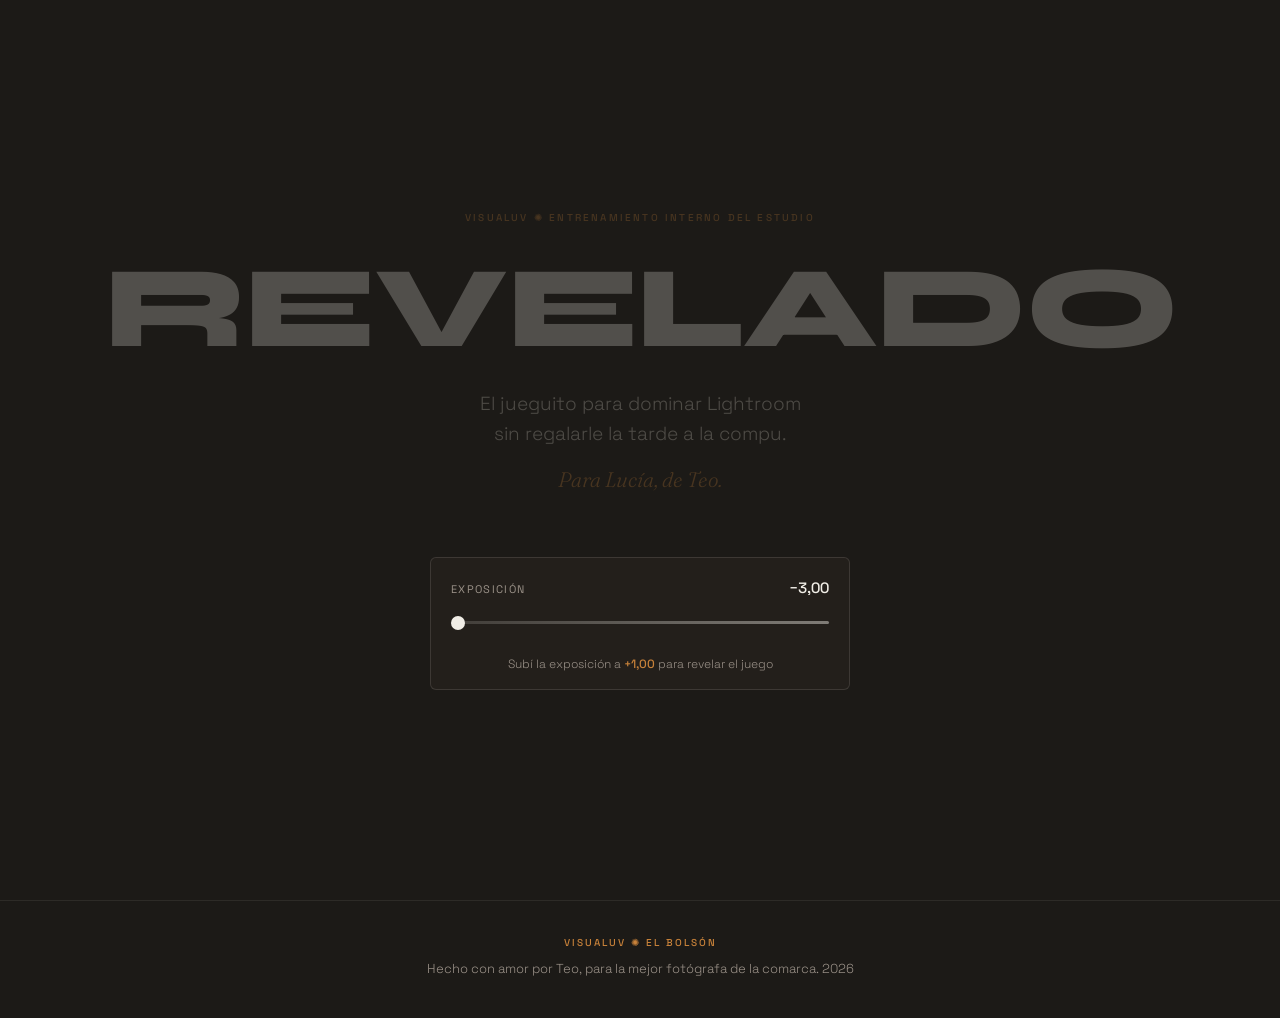
<file: jueguito/index.html>
<!DOCTYPE html>
<html lang="es">
<head>
<meta charset="UTF-8">
<meta name="viewport" content="width=device-width, initial-scale=1.0">
<meta name="robots" content="noindex, nofollow">
<meta name="description" content="REVELADO — el jueguito para dominar Lightroom. Entrenamiento interno VISUALUV.">
<title>REVELADO ✺ VISUALUV</title>
<link rel="icon" href="../favicon.ico" sizes="32x32">
<link rel="icon" href="../favicon.svg" type="image/svg+xml">
<link rel="apple-touch-icon" href="../apple-touch-icon.png">
<link rel="preconnect" href="https://fonts.googleapis.com">
<link rel="preconnect" href="https://fonts.gstatic.com" crossorigin>
<link href="https://fonts.googleapis.com/css2?family=Syne:wght@400;500;600;700;800&family=Space+Grotesk:wght@300;400;500&family=Fraunces:ital,opsz,wght@1,9..144,300;1,9..144,400&display=swap" rel="stylesheet">
<link rel="stylesheet" href="juego.css">
</head>
<body>

<!-- ─── HERO / CUARTO OSCURO ─── -->
<header class="hero" id="hero">
  <p class="hero-eyebrow">VISUALUV ✺ Entrenamiento interno del estudio</p>
  <h1 class="hero-title">Revelado</h1>
  <p class="hero-sub">El jueguito para dominar Lightroom<br>sin regalarle la tarde a la compu.</p>
  <p class="hero-para"><em>Para Lucía, de Teo.</em></p>

  <div class="expo" id="expo">
    <div class="expo-head">
      <span class="expo-label">Exposición</span>
      <span class="expo-value" id="expoValue">−3,00</span>
    </div>
    <input type="range" id="expoSlider" min="-300" max="100" value="-300" step="5"
           aria-label="Exposición — subila a más uno para empezar">
    <p class="expo-hint" id="expoHint">Subí la exposición a <strong>+1,00</strong> para revelar el juego</p>
  </div>

  <button class="hero-continue" id="heroContinue" hidden>Seguir donde estabas ↓</button>
</header>

<!-- ─── TIRA DE CONTACTOS (progreso) ─── -->
<nav class="tira" id="tira" aria-label="Progreso por niveles" hidden>
  <div class="tira-inner" id="tiraInner"><!-- frames por JS --></div>
</nav>

<!-- ─── CUERPO DEL JUEGO ─── -->
<main class="juego" id="juego" hidden>

  <section class="reglas">
    <h2 class="reglas-title">Cómo se juega</h2>
    <ol class="reglas-list">
      <li>Las misiones se hacen <strong>en Lightroom</strong>, con tus fotos reales. Acá solo las marcás cuando las terminaste.</li>
      <li>Cada misión hecha se marca con la bandera <span class="flag-demo">⚑</span> — como una foto elegida.</li>
      <li>Los niveles se desbloquean en orden. Sin apuro: un nivel por día ya es un montón.</li>
    </ol>
  </section>

  <div id="niveles"><!-- niveles por JS --></div>

  <!-- ─── JEFE FINAL ─── -->
  <section class="jefe" id="jefe">
    <div class="jefe-inner">
      <p class="jefe-eyebrow">✺ Jefe final ✺</p>
      <h2 class="jefe-title" id="jefeTitulo"></h2>
      <p class="jefe-intro" id="jefeIntro"></p>

      <div class="jefe-locked" id="jefeLocked">
        <p>Se desbloquea al completar los 7 niveles.</p>
      </div>

      <div class="jefe-open" id="jefeOpen" hidden>
        <div class="crono">
          <span class="crono-display" id="cronoDisplay">00:00</span>
          <div class="crono-btns">
            <button id="cronoStart">Arrancar</button>
            <button id="cronoPause" hidden>Pausar</button>
            <button id="cronoReset" hidden>Reiniciar</button>
          </div>
          <p class="crono-best" id="cronoBest" hidden></p>
        </div>
        <ol class="jefe-pasos" id="jefePasos"><!-- pasos por JS --></ol>
        <button class="jefe-win" id="jefeWin">Terminé la sesión ⚑</button>
      </div>

      <div class="victoria" id="victoria" hidden>
        <p class="victoria-badge">✺</p>
        <h3 class="victoria-title">Jefa del flujo</h3>
        <p class="victoria-text" id="victoriaText"></p>
        <p class="victoria-note"><em>Ahora el desafío es sostenerlo: cada sesión nueva, mismo flujo. Y cuando quieras, la revancha contra tu mejor tiempo.</em></p>
        <button class="victoria-again" id="victoriaAgain">Jugar la revancha</button>
      </div>
    </div>
  </section>

</main>

<!-- ─── FOOTER ─── -->
<footer class="pie">
  <p class="pie-brand">VISUALUV ✺ El Bolsón</p>
  <p class="pie-credit">Hecho con amor por Teo, para la mejor fotógrafa de la comarca. <span id="anio"></span></p>
</footer>

<script src="misiones.js"></script>
<script src="juego.js"></script>
</body>
</html>
</file>
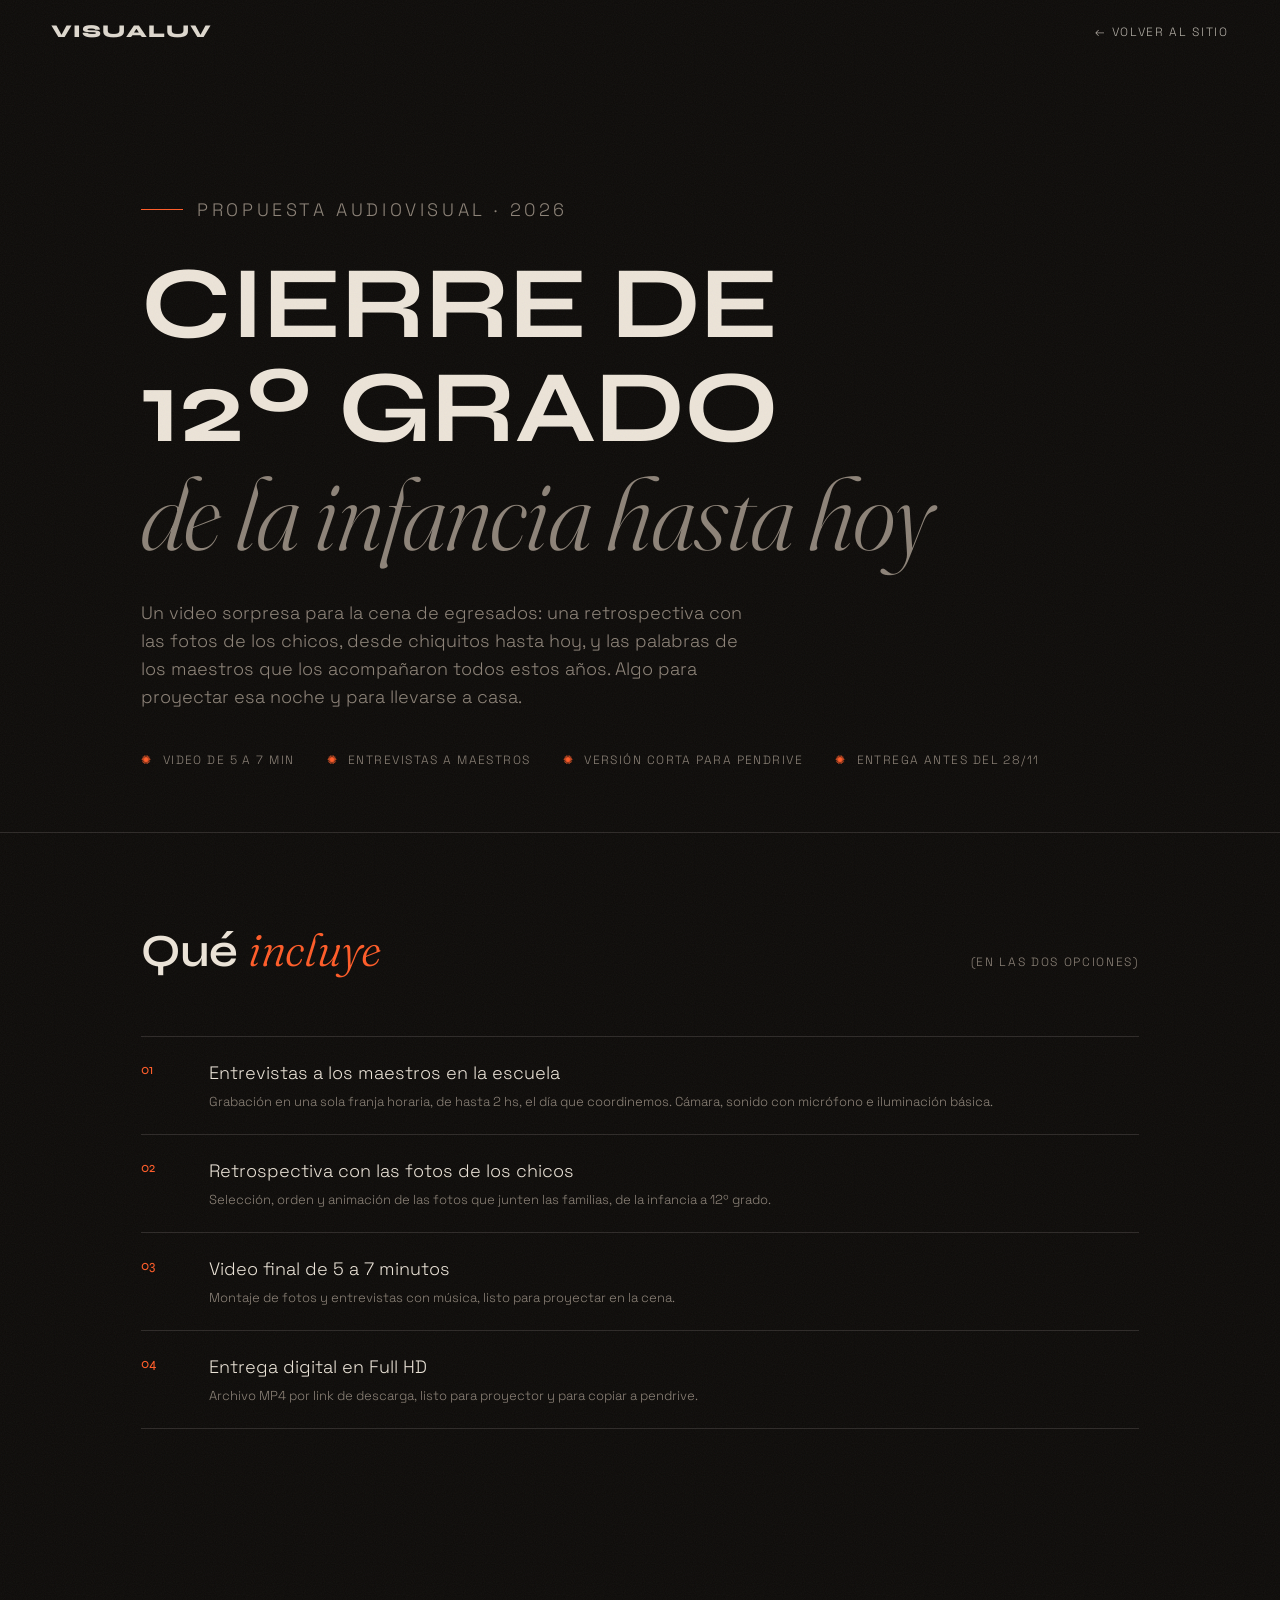
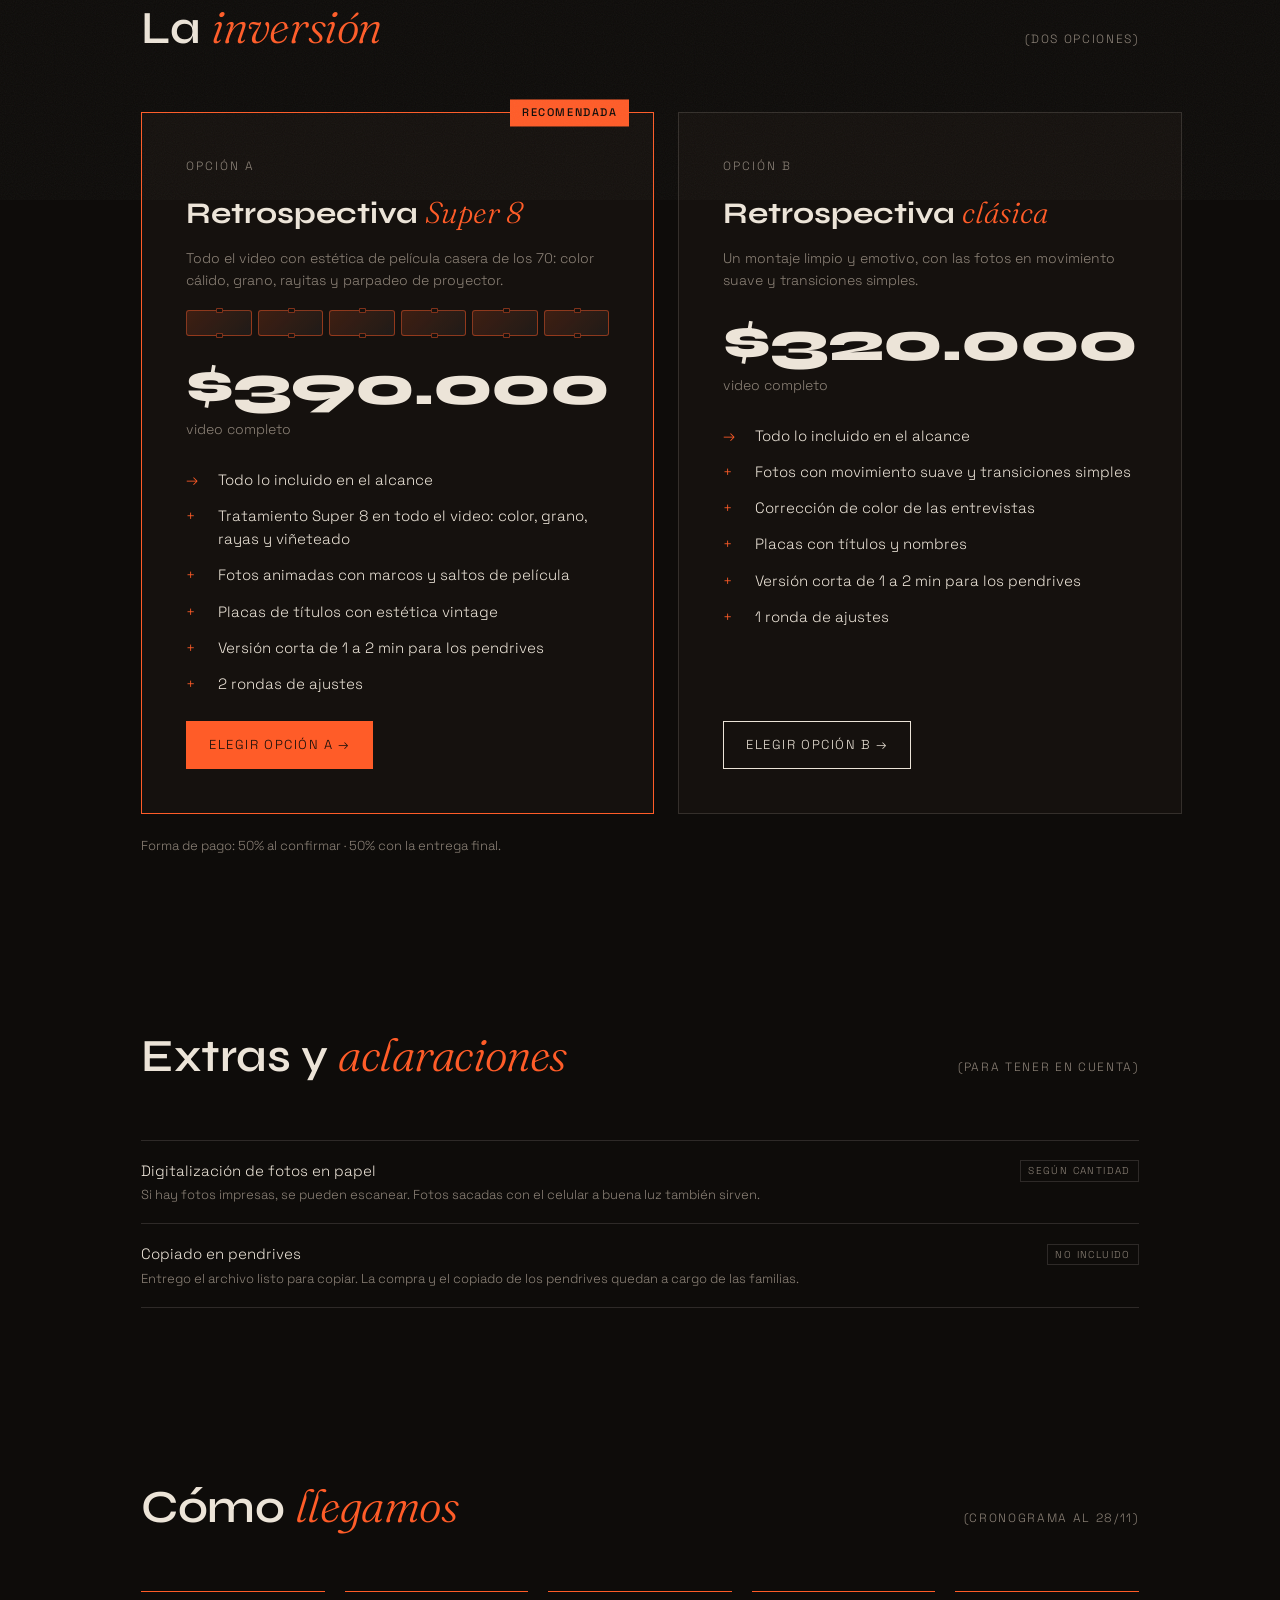
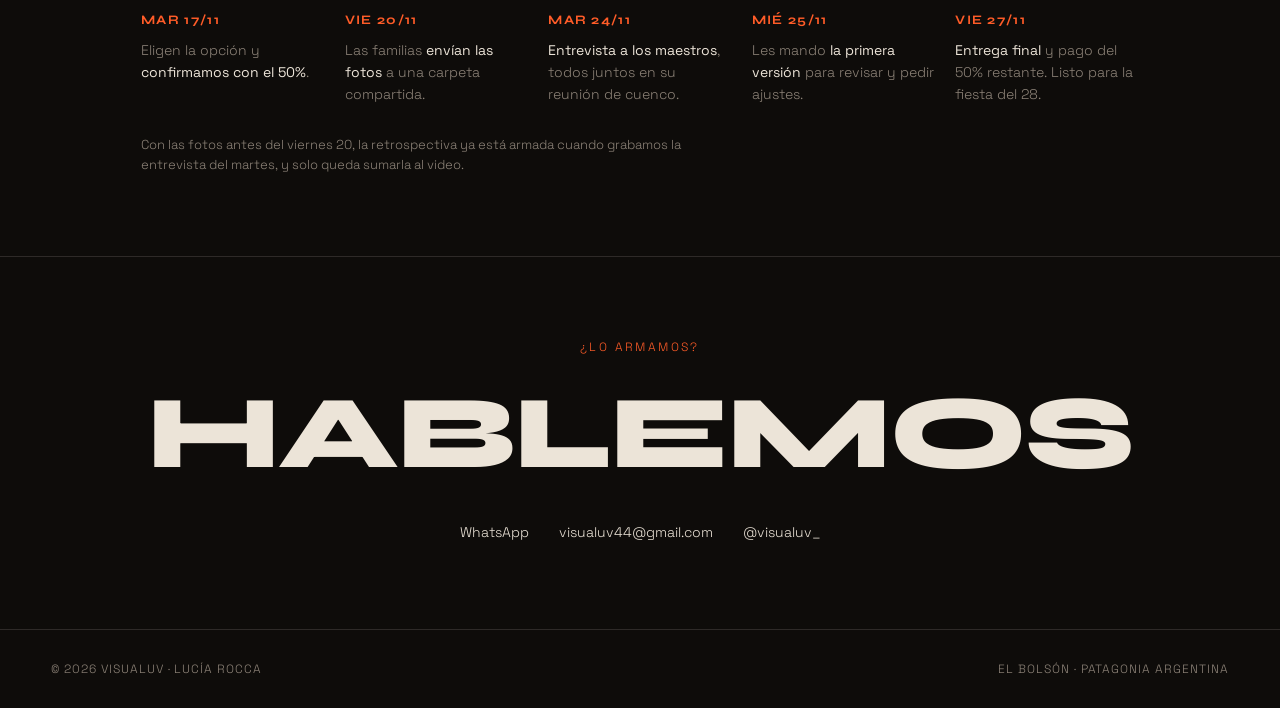
<file: presupuesto-cierre-12.html>
<!DOCTYPE html>
<html lang="es">
<head>
<meta charset="UTF-8">
<meta name="viewport" content="width=device-width, initial-scale=1.0">
<title>VISUALUV — Propuesta · Video de cierre 12º grado</title>
<meta name="description" content="Propuesta audiovisual para el video sorpresa del cierre de 12º grado: retrospectiva con fotos y entrevistas a los maestros. VISUALUV, El Bolsón.">
<meta name="robots" content="noindex, nofollow">
<link rel="icon" href="favicon.ico" sizes="32x32">
<link rel="icon" href="favicon.svg" type="image/svg+xml">
<link rel="apple-touch-icon" href="apple-touch-icon.png">
<link rel="preconnect" href="https://fonts.googleapis.com">
<link rel="preconnect" href="https://fonts.gstatic.com" crossorigin>
<link href="https://fonts.googleapis.com/css2?family=Syne:wght@400;500;600;700;800&family=Space+Grotesk:wght@300;400;500&family=Fraunces:ital,opsz,wght@1,9..144,300;1,9..144,400&display=swap" rel="stylesheet">
<style>
  :root{
    --bg:#0e0c0a; --bg-2:#15110e; --ink:#ece4d8; --muted:#8d8378;
    --accent:#ff5c28; --line:rgba(236,228,216,.14);
    --font-display:"Syne",sans-serif; --font-body:"Space Grotesk",sans-serif; --font-serif:"Fraunces",serif;
    --pad:clamp(20px,4vw,64px); --ease:cubic-bezier(.65,.05,0,1);
  }
  *{margin:0;padding:0;box-sizing:border-box;}
  html{scrollbar-width:thin;scrollbar-color:var(--muted) var(--bg);scroll-behavior:smooth;}
  body{background:var(--bg);color:var(--ink);font-family:var(--font-body);font-weight:300;line-height:1.55;-webkit-font-smoothing:antialiased;overflow-x:clip;}
  ::selection{background:var(--accent);color:var(--bg);}
  a{color:inherit;text-decoration:none;}
  em{font-family:var(--font-serif);font-style:italic;font-weight:300;}

  /* grain */
  .grain{position:fixed;inset:-100%;z-index:120;pointer-events:none;opacity:.05;
    background-image:url("data:image/svg+xml,%3Csvg xmlns='http://www.w3.org/2000/svg' width='160' height='160'%3E%3Cfilter id='n'%3E%3CfeTurbulence type='fractalNoise' baseFrequency='0.9' numOctaves='2'/%3E%3C/filter%3E%3Crect width='160' height='160' filter='url(%23n)'/%3E%3C/svg%3E");
    animation:grain .9s steps(4) infinite;}
  @keyframes grain{0%{transform:translate(0,0)}25%{transform:translate(-3%,2%)}50%{transform:translate(2%,-3%)}75%{transform:translate(-2%,-2%)}100%{transform:translate(3%,3%)}}

  /* nav */
  .nav{position:fixed;top:0;left:0;right:0;z-index:100;display:flex;align-items:center;justify-content:space-between;
    padding:18px var(--pad);mix-blend-mode:difference;}
  .nav-logo{font-family:var(--font-display);font-weight:800;letter-spacing:.06em;font-size:18px;}
  .nav-back{font-size:12px;letter-spacing:.14em;text-transform:uppercase;color:var(--ink);opacity:.8;}
  .nav-back:hover{opacity:1;}

  .wrap{max-width:1100px;margin:0 auto;padding:0 var(--pad);}

  /* hero */
  .lede{padding:clamp(120px,18vh,200px) 0 clamp(40px,7vh,80px);border-bottom:1px solid var(--line);}
  .eyebrow{font-size:12px;letter-spacing:.2em;text-transform:uppercase;color:var(--accent);margin-bottom:28px;
    display:flex;gap:14px;align-items:center;}
  .eyebrow::before{content:"";width:42px;height:1px;background:var(--accent);}
  .lede h1{font-family:var(--font-display);font-weight:700;line-height:1.02;letter-spacing:-.01em;
    font-size:clamp(40px,8vw,108px);text-transform:uppercase;}
  .lede h1 em{display:block;color:var(--muted);text-transform:none;}
  .lede p{max-width:56ch;margin-top:34px;color:var(--muted);font-size:clamp(15px,1.5vw,18px);}
  .lede .meta{margin-top:40px;display:flex;flex-wrap:wrap;gap:14px 32px;font-size:12px;letter-spacing:.12em;
    text-transform:uppercase;color:var(--muted);}
  .lede .meta span{display:flex;gap:10px;align-items:center;}
  .lede .meta span::before{content:"✺";color:var(--accent);}

  /* section heads */
  section{padding:clamp(56px,9vh,110px) 0;}
  .shead{display:flex;justify-content:space-between;align-items:baseline;gap:20px;margin-bottom:48px;flex-wrap:wrap;}
  .shead h2{font-family:var(--font-display);font-weight:600;font-size:clamp(26px,4vw,46px);letter-spacing:-.01em;}
  .shead h2 em{color:var(--accent);}
  .shead .idx{font-size:12px;letter-spacing:.14em;text-transform:uppercase;color:var(--muted);}

  /* alcance list */
  .scope{list-style:none;display:grid;gap:0;border-top:1px solid var(--line);}
  .scope li{display:grid;grid-template-columns:48px 1fr;gap:20px;padding:22px 0;border-bottom:1px solid var(--line);align-items:start;}
  .scope li .n{font-family:var(--font-display);color:var(--accent);font-size:14px;}
  .scope li .t{font-size:clamp(15px,1.6vw,18px);}
  .scope li .t small{display:block;color:var(--muted);font-size:13px;margin-top:5px;}

  /* inversión: dos opciones */
  .invest{display:grid;grid-template-columns:1fr 1fr;gap:24px;align-items:stretch;}
  @media(max-width:780px){.invest{grid-template-columns:1fr;gap:34px;}}
  .plan{border:1px solid var(--line);padding:clamp(26px,3.5vw,44px);background:var(--bg-2);position:relative;
    display:flex;flex-direction:column;}
  .plan--feat{border-color:var(--accent);}
  .plan .badge{position:absolute;top:0;right:24px;transform:translateY(-50%);background:var(--accent);color:var(--bg);
    font-size:11px;letter-spacing:.14em;text-transform:uppercase;padding:5px 12px;font-weight:500;}
  .plan .kicker{font-size:12px;letter-spacing:.16em;text-transform:uppercase;color:var(--muted);}
  .plan h3{font-family:var(--font-display);font-weight:700;font-size:clamp(22px,2.6vw,30px);margin:14px 0 4px;}
  .plan h3 em{font-family:var(--font-serif);font-weight:300;color:var(--accent);}
  .plan .desc{font-size:14px;color:var(--muted);margin-top:8px;}
  .plan .price{font-family:var(--font-display);font-weight:800;font-size:clamp(34px,5vw,56px);letter-spacing:-.02em;
    line-height:1;margin:22px 0 6px;}
  .plan .price small{display:block;font-family:var(--font-body);font-weight:300;font-size:14px;color:var(--muted);
    letter-spacing:0;margin-top:8px;}
  .plan ul{list-style:none;margin:26px 0 0;display:grid;gap:13px;}
  .plan ul li{display:grid;grid-template-columns:20px 1fr;gap:12px;font-size:15px;color:var(--ink);}
  .plan ul li::before{content:"→";color:var(--accent);}
  .plan ul li.plus::before{content:"+";}
  .plan .cta{margin-top:auto;padding-top:26px;}
  .plan .cta a{display:inline-flex;align-items:center;gap:10px;border:1px solid var(--ink);
    padding:13px 22px;font-size:13px;letter-spacing:.12em;text-transform:uppercase;transition:.3s var(--ease);}
  .plan .cta a:hover{background:var(--ink);color:var(--bg);}
  .plan--feat .cta a{background:var(--accent);border-color:var(--accent);color:var(--bg);}
  .plan--feat .cta a:hover{background:var(--ink);border-color:var(--ink);}
  .invest-note{margin-top:22px;font-size:13px;color:var(--muted);}

  /* super 8 strip: guiño visual */
  .s8{display:flex;gap:6px;margin:18px 0 0;}
  .s8 i{flex:1;height:26px;border:1px solid rgba(255,92,40,.45);border-radius:3px;position:relative;
    background:linear-gradient(135deg,rgba(255,92,40,.18),rgba(236,228,216,.05));}
  .s8 i::before,.s8 i::after{content:"";position:absolute;left:50%;width:5px;height:3px;margin-left:-2.5px;
    background:var(--bg-2);border:1px solid rgba(255,92,40,.45);border-radius:1px;}
  .s8 i::before{top:-3px;} .s8 i::after{bottom:-3px;}

  /* aclaraciones */
  .extras{width:100%;border-collapse:collapse;border-top:1px solid var(--line);}
  .extras tr{border-bottom:1px solid var(--line);}
  .extras td{padding:18px 0;font-size:15px;vertical-align:top;}
  .extras td small{display:block;color:var(--muted);font-size:13px;margin-top:3px;}
  .extras td:last-child{text-align:right;font-family:var(--font-display);color:var(--accent);white-space:nowrap;padding-left:16px;}
  .tbc{display:inline-block;font-size:10px;letter-spacing:.14em;text-transform:uppercase;
    border:1px solid var(--line);color:var(--muted);padding:2px 7px;vertical-align:middle;font-family:var(--font-body);}

  /* cronograma */
  .steps{display:grid;grid-template-columns:repeat(5,1fr);gap:20px;}
  @media(max-width:900px){.steps{grid-template-columns:1fr 1fr;}}
  @media(max-width:480px){.steps{grid-template-columns:1fr;}}
  .steps .step{border-top:1px solid var(--accent);padding-top:18px;}
  .steps .step b{font-family:var(--font-display);display:block;color:var(--accent);font-size:13px;margin-bottom:10px;
    letter-spacing:.1em;text-transform:uppercase;}
  .steps .step p{font-size:14px;color:var(--muted);}
  .steps .step p strong{color:var(--ink);font-weight:400;}
  .steps-note{margin-top:30px;font-size:13px;color:var(--muted);max-width:70ch;}

  /* contact */
  .contact{text-align:center;border-top:1px solid var(--line);}
  .contact .eyebrow{justify-content:center;}
  .contact .eyebrow::before{display:none;}
  .contact-big{font-family:var(--font-display);font-weight:800;font-size:clamp(38px,9vw,104px);line-height:.95;
    display:inline-block;max-width:100%;letter-spacing:-.02em;transition:color .3s;}
  .contact-big:hover{color:var(--accent);}
  .contact-links{margin-top:38px;display:flex;flex-wrap:wrap;gap:14px 30px;justify-content:center;font-size:14px;}
  .contact-links a{border-bottom:1px solid transparent;padding-bottom:3px;transition:.3s;}
  .contact-links a:hover{border-color:var(--accent);color:var(--accent);}

  footer .foot{display:flex;flex-wrap:wrap;gap:12px 24px;justify-content:space-between;padding:30px var(--pad);
    border-top:1px solid var(--line);font-size:12px;letter-spacing:.08em;text-transform:uppercase;color:var(--muted);}

  /* reveal */
  [data-reveal]{opacity:0;transform:translateY(24px);transition:opacity .8s var(--ease),transform .8s var(--ease);}
  [data-reveal].in{opacity:1;transform:none;}
  @media(prefers-reduced-motion:reduce){[data-reveal]{opacity:1;transform:none;transition:none;}.grain{animation:none;}}

  /* impresión / PDF */
  @page{size:A4;margin:0;}
  @media print{
    html,body{-webkit-print-color-adjust:exact;print-color-adjust:exact;background:var(--bg);}
    .grain{display:none;}
    .nav{position:static;mix-blend-mode:normal;}
    .nav-back{display:none;}
    [data-reveal]{opacity:1!important;transform:none!important;}
    .nav{padding-top:26px;}
    .lede{padding:40px 0 34px;}
    .lede h1{font-size:60px;}
    .lede p{margin-top:24px;}
    .lede .meta{margin-top:26px;}
    section{padding:34px 0;}
    .shead{margin-bottom:24px;}
    .scope li{padding:16px 0;}
    .print-break{break-before:page;padding-top:48px;}
    .plan,.step,.scope li,.extras tr{break-inside:avoid;}
    .invest{grid-template-columns:1fr 1fr;}
    .steps{grid-template-columns:repeat(5,1fr);}
    .contact{padding:30px 0;}
    .contact-big{font-size:60px;}
    .contact-links{margin-top:22px;}
    footer .foot{padding:22px var(--pad);}
  }
</style>
</head>
<body>
<div class="grain" aria-hidden="true"></div>

<header class="nav">
  <a class="nav-logo" href="index.html">VISUALUV</a>
  <a class="nav-back" href="index.html">← Volver al sitio</a>
</header>

<main>

<!-- LEDE -->
<section class="lede">
  <div class="wrap">
    <p class="eyebrow" data-reveal><span>Propuesta audiovisual · <span class="year"></span></span></p>
    <h1 data-reveal>Cierre de<br>12º grado<em>de la infancia hasta hoy</em></h1>
    <p data-reveal>
      Un video sorpresa para la cena de egresados: una retrospectiva con las fotos
      de los chicos, desde chiquitos hasta hoy, y las palabras de los maestros que
      los acompañaron todos estos años. Algo para proyectar esa noche y para
      llevarse a casa.
    </p>
    <div class="meta" data-reveal>
      <span>Video de 5 a 7 min</span>
      <span>Entrevistas a maestros</span>
      <span>Versión corta para pendrive</span>
      <span>Entrega antes del 28/11</span>
    </div>
  </div>
</section>

<!-- ALCANCE -->
<section>
  <div class="wrap">
    <div class="shead" data-reveal>
      <h2>Qué <em>incluye</em></h2>
      <span class="idx">(En las dos opciones)</span>
    </div>
    <ul class="scope" data-reveal>
      <li><span class="n">01</span><span class="t">Entrevistas a los maestros en la escuela<small>Grabación en una sola franja horaria, de hasta 2 hs, el día que coordinemos. Cámara, sonido con micrófono e iluminación básica.</small></span></li>
      <li><span class="n">02</span><span class="t">Retrospectiva con las fotos de los chicos<small>Selección, orden y animación de las fotos que junten las familias, de la infancia a 12º grado.</small></span></li>
      <li><span class="n">03</span><span class="t">Video final de 5 a 7 minutos<small>Montaje de fotos y entrevistas con música, listo para proyectar en la cena.</small></span></li>
      <li><span class="n">04</span><span class="t">Entrega digital en Full HD<small>Archivo MP4 por link de descarga, listo para proyector y para copiar a pendrive.</small></span></li>
    </ul>
  </div>
</section>

<!-- INVERSIÓN -->
<section class="print-break">
  <div class="wrap">
    <div class="shead" data-reveal>
      <h2>La <em>inversión</em></h2>
      <span class="idx">(Dos opciones)</span>
    </div>

    <div class="invest">
      <article class="plan plan--feat" data-reveal>
        <span class="badge">Recomendada</span>
        <p class="kicker">Opción A</p>
        <h3>Retrospectiva <em>Super 8</em></h3>
        <p class="desc">Todo el video con estética de película casera de los 70: color cálido, grano, rayitas y parpadeo de proyector.</p>
        <div class="s8" aria-hidden="true"><i></i><i></i><i></i><i></i><i></i><i></i></div>
        <p class="price">$390.000<small>video completo</small></p>
        <ul>
          <li>Todo lo incluido en el alcance</li>
          <li class="plus">Tratamiento Super 8 en todo el video: color, grano, rayas y viñeteado</li>
          <li class="plus">Fotos animadas con marcos y saltos de película</li>
          <li class="plus">Placas de títulos con estética vintage</li>
          <li class="plus">Versión corta de 1 a 2 min para los pendrives</li>
          <li class="plus">2 rondas de ajustes</li>
        </ul>
        <div class="cta"><a href="https://wa.me/5492345510767?text=Hola%20Luc%C3%ADa!%20Vi%20el%20presupuesto%20del%20video%20de%20cierre%20de%2012%C2%BA%20y%20elegimos%20la%20opci%C3%B3n%20A%20(Super%208)" target="_blank" rel="noopener">Elegir opción A →</a></div>
      </article>

      <article class="plan" data-reveal>
        <p class="kicker">Opción B</p>
        <h3>Retrospectiva <em>clásica</em></h3>
        <p class="desc">Un montaje limpio y emotivo, con las fotos en movimiento suave y transiciones simples.</p>
        <p class="price">$320.000<small>video completo</small></p>
        <ul>
          <li>Todo lo incluido en el alcance</li>
          <li class="plus">Fotos con movimiento suave y transiciones simples</li>
          <li class="plus">Corrección de color de las entrevistas</li>
          <li class="plus">Placas con títulos y nombres</li>
          <li class="plus">Versión corta de 1 a 2 min para los pendrives</li>
          <li class="plus">1 ronda de ajustes</li>
        </ul>
        <div class="cta"><a href="https://wa.me/5492345510767?text=Hola%20Luc%C3%ADa!%20Vi%20el%20presupuesto%20del%20video%20de%20cierre%20de%2012%C2%BA%20y%20elegimos%20la%20opci%C3%B3n%20B" target="_blank" rel="noopener">Elegir opción B →</a></div>
      </article>
    </div>
    <p class="invest-note" data-reveal>Forma de pago: 50% al confirmar · 50% con la entrega final.</p>
  </div>
</section>

<!-- EXTRAS Y ACLARACIONES -->
<section class="print-break">
  <div class="wrap">
    <div class="shead" data-reveal>
      <h2>Extras y <em>aclaraciones</em></h2>
      <span class="idx">(Para tener en cuenta)</span>
    </div>
    <table class="extras" data-reveal>
      <tr><td>Digitalización de fotos en papel<small>Si hay fotos impresas, se pueden escanear. Fotos sacadas con el celular a buena luz también sirven.</small></td><td><span class="tbc">Según cantidad</span></td></tr>
      <tr><td>Copiado en pendrives<small>Entrego el archivo listo para copiar. La compra y el copiado de los pendrives quedan a cargo de las familias.</small></td><td><span class="tbc">No incluido</span></td></tr>
    </table>
  </div>
</section>

<!-- CRONOGRAMA -->
<section>
  <div class="wrap">
    <div class="shead" data-reveal>
      <h2>Cómo <em>llegamos</em></h2>
      <span class="idx">(Cronograma al 28/11)</span>
    </div>
    <div class="steps" data-reveal>
      <div class="step"><b>Mar 17/11</b><p>Eligen la opción y <strong>confirmamos con el 50%</strong>.</p></div>
      <div class="step"><b>Vie 20/11</b><p>Las familias <strong>envían las fotos</strong> a una carpeta compartida.</p></div>
      <div class="step"><b>Mar 24/11</b><p><strong>Entrevista a los maestros</strong>, todos juntos en su reunión de cuenco.</p></div>
      <div class="step"><b>Mié 25/11</b><p>Les mando <strong>la primera versión</strong> para revisar y pedir ajustes.</p></div>
      <div class="step"><b>Vie 27/11</b><p><strong>Entrega final</strong> y pago del 50% restante. Listo para la fiesta del 28.</p></div>
    </div>
    <p class="steps-note" data-reveal>Con las fotos antes del viernes 20, la retrospectiva ya está armada cuando grabamos la entrevista del martes, y solo queda sumarla al video.</p>
  </div>
</section>

<!-- CONTACTO -->
<section class="contact">
  <div class="wrap">
    <p class="eyebrow" data-reveal>¿Lo armamos?</p>
    <a class="contact-big" href="https://wa.me/5492345510767?text=Hola%20Luc%C3%ADa!%20Vi%20el%20presupuesto%20del%20video%20de%20cierre%20de%2012%C2%BA" target="_blank" rel="noopener">HABLEMOS</a>
    <div class="contact-links" data-reveal>
      <a href="https://wa.me/5492345510767" target="_blank" rel="noopener">WhatsApp</a>
      <a href="mailto:visualuv44@gmail.com">visualuv44@gmail.com</a>
      <a href="https://instagram.com/visualuv_" target="_blank" rel="noopener">@visualuv_</a>
    </div>
  </div>
</section>

</main>

<footer>
  <div class="foot">
    <span>© <span class="year"></span> VISUALUV · Lucía Rocca</span>
    <span>El Bolsón · Patagonia Argentina</span>
  </div>
</footer>

<script>
  // Año dinámico
  document.querySelectorAll('.year').forEach(el => el.textContent = new Date().getFullYear());

  // Reveal on scroll
  const io = new IntersectionObserver((entries) => {
    entries.forEach(e => { if (e.isIntersecting) { e.target.classList.add('in'); io.unobserve(e.target); } });
  }, { threshold: 0.12 });
  document.querySelectorAll('[data-reveal]').forEach(el => io.observe(el));
</script>
</body>
</html>
</file>
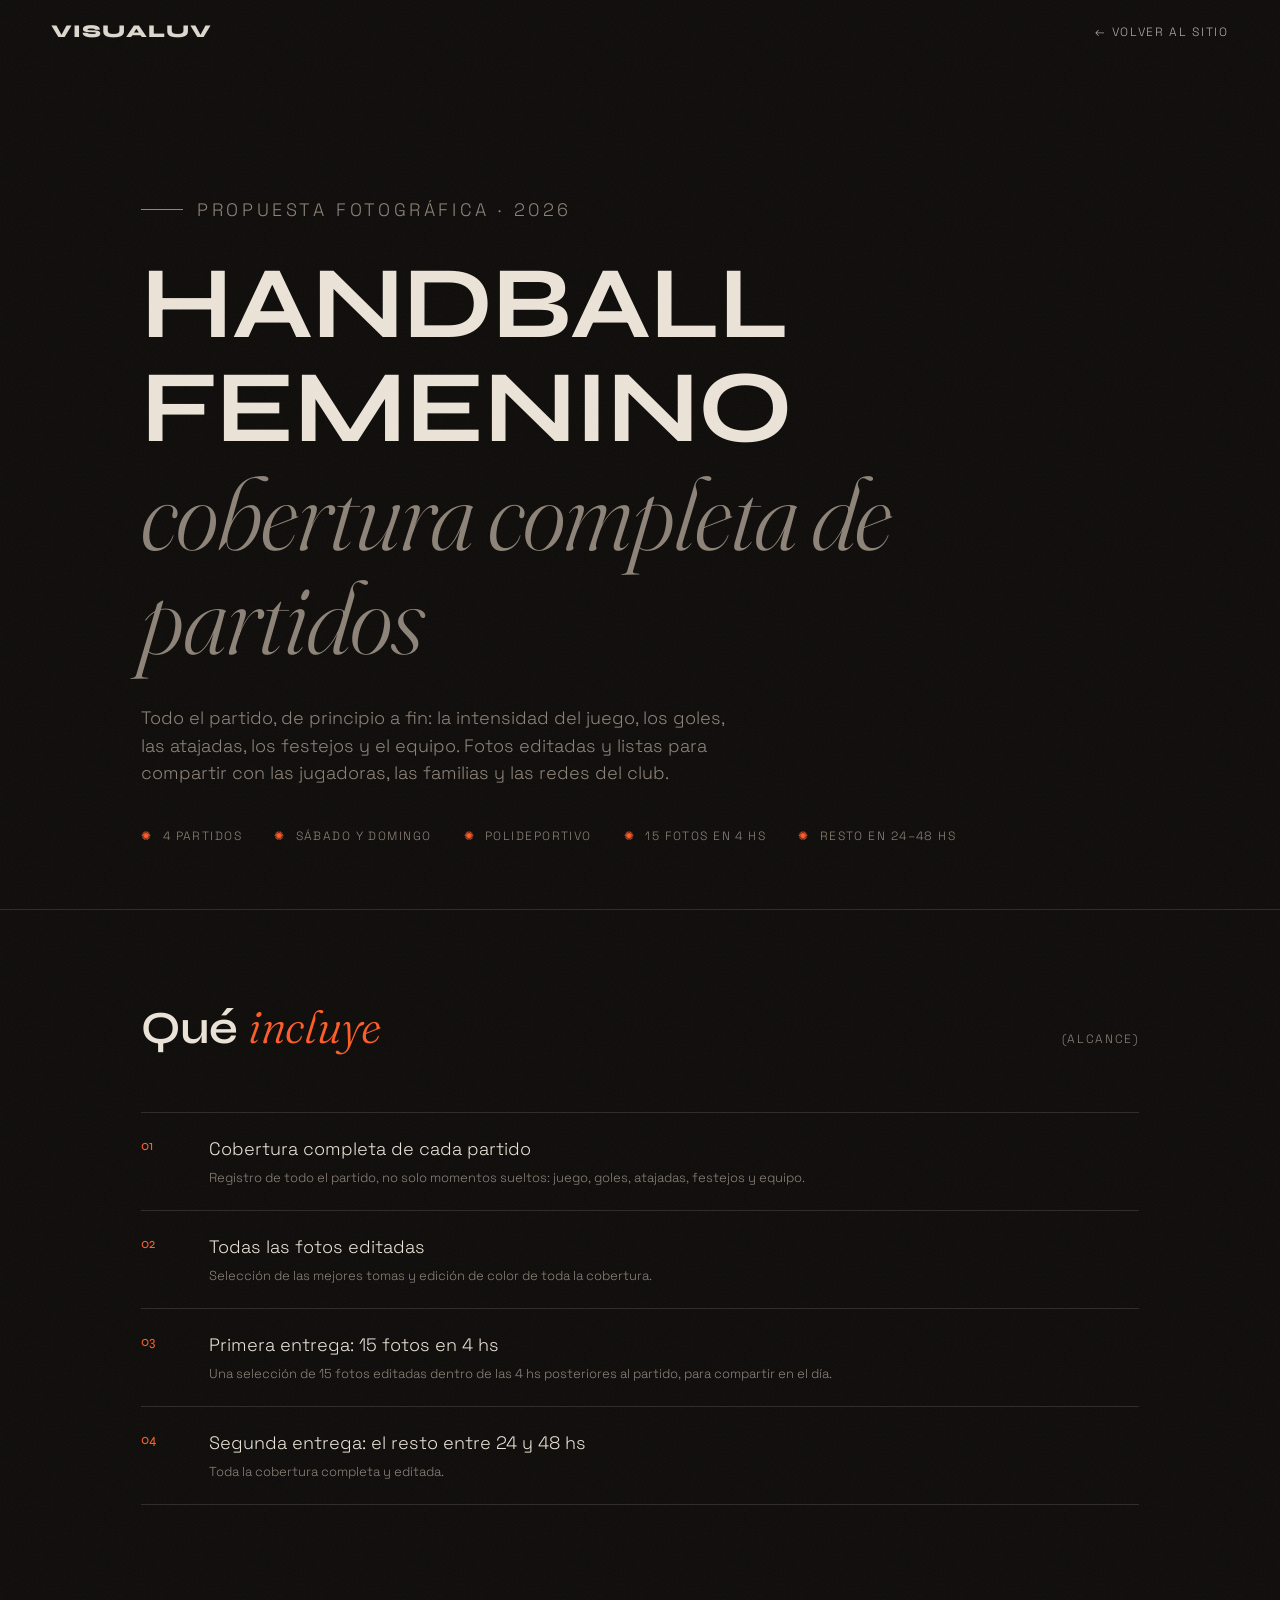
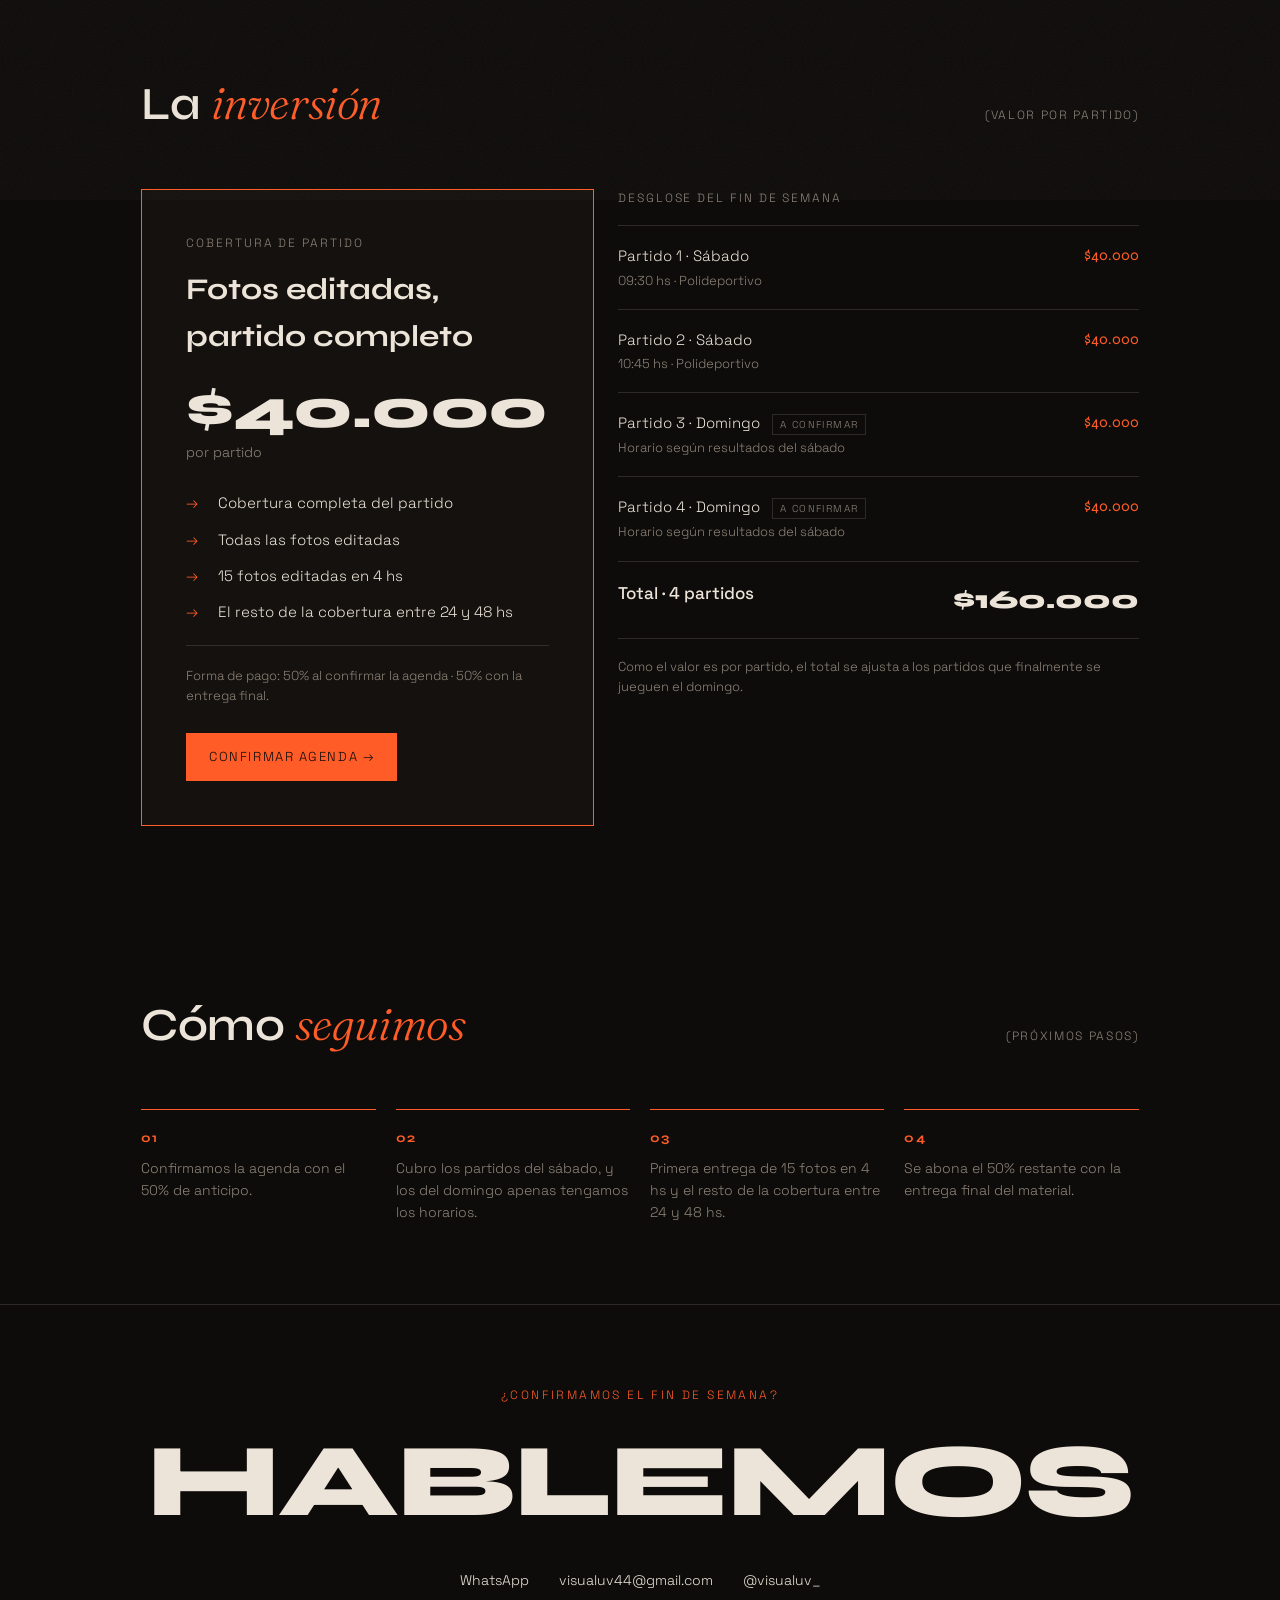
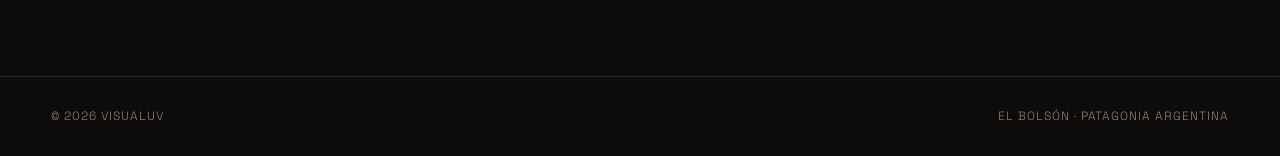
<file: presupuesto-handball.html>
<!DOCTYPE html>
<html lang="es">
<head>
<meta charset="UTF-8">
<meta name="viewport" content="width=device-width, initial-scale=1.0">
<title>VISUALUV — Propuesta · Cobertura de Handball</title>
<meta name="description" content="Propuesta fotográfica para la cobertura completa de 4 partidos de handball femenino. VISUALUV, El Bolsón.">
<meta name="robots" content="noindex, nofollow">
<link rel="icon" href="favicon.ico" sizes="32x32">
<link rel="icon" href="favicon.svg" type="image/svg+xml">
<link rel="apple-touch-icon" href="apple-touch-icon.png">
<link rel="preconnect" href="https://fonts.googleapis.com">
<link rel="preconnect" href="https://fonts.gstatic.com" crossorigin>
<link href="https://fonts.googleapis.com/css2?family=Syne:wght@400;500;600;700;800&family=Space+Grotesk:wght@300;400;500&family=Fraunces:ital,opsz,wght@1,9..144,300;1,9..144,400&display=swap" rel="stylesheet">
<style>
  :root{
    --bg:#0e0c0a; --bg-2:#15110e; --ink:#ece4d8; --muted:#8d8378;
    --accent:#ff5c28; --line:rgba(236,228,216,.14);
    --font-display:"Syne",sans-serif; --font-body:"Space Grotesk",sans-serif; --font-serif:"Fraunces",serif;
    --pad:clamp(20px,4vw,64px); --ease:cubic-bezier(.65,.05,0,1);
  }
  *{margin:0;padding:0;box-sizing:border-box;}
  html{scrollbar-width:thin;scrollbar-color:var(--muted) var(--bg);scroll-behavior:smooth;}
  body{background:var(--bg);color:var(--ink);font-family:var(--font-body);font-weight:300;line-height:1.55;-webkit-font-smoothing:antialiased;overflow-x:clip;}
  ::selection{background:var(--accent);color:var(--bg);}
  a{color:inherit;text-decoration:none;}
  em{font-family:var(--font-serif);font-style:italic;font-weight:300;}

  /* grain */
  .grain{position:fixed;inset:-100%;z-index:120;pointer-events:none;opacity:.05;
    background-image:url("data:image/svg+xml,%3Csvg xmlns='http://www.w3.org/2000/svg' width='160' height='160'%3E%3Cfilter id='n'%3E%3CfeTurbulence type='fractalNoise' baseFrequency='0.9' numOctaves='2'/%3E%3C/filter%3E%3Crect width='160' height='160' filter='url(%23n)'/%3E%3C/svg%3E");
    animation:grain .9s steps(4) infinite;}
  @keyframes grain{0%{transform:translate(0,0)}25%{transform:translate(-3%,2%)}50%{transform:translate(2%,-3%)}75%{transform:translate(-2%,-2%)}100%{transform:translate(3%,3%)}}

  /* nav */
  .nav{position:fixed;top:0;left:0;right:0;z-index:100;display:flex;align-items:center;justify-content:space-between;
    padding:18px var(--pad);mix-blend-mode:difference;}
  .nav-logo{font-family:var(--font-display);font-weight:800;letter-spacing:.06em;font-size:18px;}
  .nav-back{font-size:12px;letter-spacing:.14em;text-transform:uppercase;color:var(--ink);opacity:.8;}
  .nav-back:hover{opacity:1;}

  .wrap{max-width:1100px;margin:0 auto;padding:0 var(--pad);}

  /* hero */
  .lede{padding:clamp(120px,18vh,200px) 0 clamp(40px,7vh,80px);border-bottom:1px solid var(--line);}
  .eyebrow{font-size:12px;letter-spacing:.2em;text-transform:uppercase;color:var(--accent);margin-bottom:28px;
    display:flex;gap:14px;align-items:center;}
  .eyebrow::before{content:"";width:42px;height:1px;background:var(--accent);}
  .lede h1{font-family:var(--font-display);font-weight:700;line-height:1.02;letter-spacing:-.01em;
    font-size:clamp(40px,8vw,108px);text-transform:uppercase;}
  .lede h1 em{display:block;color:var(--muted);text-transform:none;}
  .lede p{max-width:54ch;margin-top:34px;color:var(--muted);font-size:clamp(15px,1.5vw,18px);}
  .lede .meta{margin-top:40px;display:flex;flex-wrap:wrap;gap:14px 32px;font-size:12px;letter-spacing:.12em;
    text-transform:uppercase;color:var(--muted);}
  .lede .meta span{display:flex;gap:10px;align-items:center;}
  .lede .meta span::before{content:"✺";color:var(--accent);}

  /* section heads */
  section{padding:clamp(56px,9vh,110px) 0;}
  .shead{display:flex;justify-content:space-between;align-items:baseline;gap:20px;margin-bottom:48px;flex-wrap:wrap;}
  .shead h2{font-family:var(--font-display);font-weight:600;font-size:clamp(26px,4vw,46px);letter-spacing:-.01em;}
  .shead h2 em{color:var(--accent);}
  .shead .idx{font-size:12px;letter-spacing:.14em;text-transform:uppercase;color:var(--muted);}

  /* alcance list */
  .scope{list-style:none;display:grid;gap:0;border-top:1px solid var(--line);}
  .scope li{display:grid;grid-template-columns:48px 1fr;gap:20px;padding:22px 0;border-bottom:1px solid var(--line);align-items:start;}
  .scope li .n{font-family:var(--font-display);color:var(--accent);font-size:14px;}
  .scope li .t{font-size:clamp(15px,1.6vw,18px);}
  .scope li .t small{display:block;color:var(--muted);font-size:13px;margin-top:5px;}

  /* inversión */
  .invest{display:grid;grid-template-columns:1fr 1.15fr;gap:24px;align-items:start;}
  @media(max-width:780px){.invest{grid-template-columns:1fr;}}
  .plan{border:1px solid var(--accent);padding:clamp(26px,3.5vw,44px);background:var(--bg-2);position:relative;
    display:flex;flex-direction:column;}
  .plan .kicker{font-size:12px;letter-spacing:.16em;text-transform:uppercase;color:var(--muted);}
  .plan h3{font-family:var(--font-display);font-weight:700;font-size:clamp(22px,2.6vw,30px);margin:14px 0 4px;}
  .plan .price{font-family:var(--font-display);font-weight:800;font-size:clamp(34px,5vw,56px);letter-spacing:-.02em;
    line-height:1;margin:18px 0 6px;}
  .plan .price small{display:block;font-family:var(--font-body);font-weight:300;font-size:14px;color:var(--muted);
    letter-spacing:0;margin-top:8px;}
  .plan ul{list-style:none;margin:26px 0 0;display:grid;gap:13px;}
  .plan ul li{display:grid;grid-template-columns:20px 1fr;gap:12px;font-size:15px;color:var(--ink);}
  .plan ul li::before{content:"→";color:var(--accent);}
  .plan .note{margin-top:22px;padding-top:20px;border-top:1px solid var(--line);font-size:13px;color:var(--muted);}
  .plan .cta a{display:inline-flex;margin-top:26px;align-items:center;gap:10px;background:var(--accent);
    border:1px solid var(--accent);color:var(--bg);padding:13px 22px;font-size:13px;letter-spacing:.12em;
    text-transform:uppercase;transition:.3s var(--ease);}
  .plan .cta a:hover{background:var(--ink);border-color:var(--ink);}

  /* desglose */
  .breakdown .kicker{font-size:12px;letter-spacing:.16em;text-transform:uppercase;color:var(--muted);margin-bottom:18px;}
  .extras{width:100%;border-collapse:collapse;border-top:1px solid var(--line);}
  .extras tr{border-bottom:1px solid var(--line);}
  .extras td{padding:18px 0;font-size:15px;vertical-align:top;}
  .extras td small{display:block;color:var(--muted);font-size:13px;margin-top:3px;}
  .extras td:last-child{text-align:right;font-family:var(--font-display);color:var(--accent);white-space:nowrap;padding-left:16px;}
  .extras .total td{color:var(--ink);font-weight:500;font-size:17px;}
  .extras .total td:last-child{font-weight:800;font-size:clamp(20px,2.4vw,26px);}
  .tbc{display:inline-block;margin-left:8px;font-size:10px;letter-spacing:.14em;text-transform:uppercase;
    border:1px solid var(--line);color:var(--muted);padding:2px 7px;vertical-align:middle;}
  .breakdown .aside{margin-top:18px;font-size:13px;color:var(--muted);}

  /* steps */
  .steps{display:grid;grid-template-columns:repeat(4,1fr);gap:20px;}
  @media(max-width:780px){.steps{grid-template-columns:1fr 1fr;}}
  @media(max-width:480px){.steps{grid-template-columns:1fr;}}
  .steps .step{border-top:1px solid var(--accent);padding-top:18px;}
  .steps .step b{font-family:var(--font-display);display:block;color:var(--accent);font-size:13px;margin-bottom:10px;
    letter-spacing:.1em;}
  .steps .step p{font-size:14px;color:var(--muted);}

  /* contact */
  .contact{text-align:center;border-top:1px solid var(--line);}
  .contact .eyebrow{justify-content:center;}
  .contact .eyebrow::before{display:none;}
  .contact-big{font-family:var(--font-display);font-weight:800;font-size:clamp(38px,9vw,104px);line-height:.95;
    display:inline-block;max-width:100%;letter-spacing:-.02em;transition:color .3s;}
  .contact-big:hover{color:var(--accent);}
  .contact-links{margin-top:38px;display:flex;flex-wrap:wrap;gap:14px 30px;justify-content:center;font-size:14px;}
  .contact-links a{border-bottom:1px solid transparent;padding-bottom:3px;transition:.3s;}
  .contact-links a:hover{border-color:var(--accent);color:var(--accent);}

  footer .foot{display:flex;flex-wrap:wrap;gap:12px 24px;justify-content:space-between;padding:30px var(--pad);
    border-top:1px solid var(--line);font-size:12px;letter-spacing:.08em;text-transform:uppercase;color:var(--muted);}

  /* reveal */
  [data-reveal]{opacity:0;transform:translateY(24px);transition:opacity .8s var(--ease),transform .8s var(--ease);}
  [data-reveal].in{opacity:1;transform:none;}
  @media(prefers-reduced-motion:reduce){[data-reveal]{opacity:1;transform:none;transition:none;}.grain{animation:none;}}
</style>
</head>
<body>
<div class="grain" aria-hidden="true"></div>

<header class="nav">
  <a class="nav-logo" href="index.html">VISUALUV</a>
  <a class="nav-back" href="index.html">← Volver al sitio</a>
</header>

<main>

<!-- LEDE -->
<section class="lede">
  <div class="wrap">
    <p class="eyebrow" data-reveal><span>Propuesta fotográfica · <span class="year"></span></span></p>
    <h1 data-reveal>Handball<br>femenino<em>cobertura completa de partidos</em></h1>
    <p data-reveal>
      Todo el partido, de principio a fin: la intensidad del juego, los goles,
      las atajadas, los festejos y el equipo. Fotos editadas y listas para
      compartir con las jugadoras, las familias y las redes del club.
    </p>
    <div class="meta" data-reveal>
      <span>4 partidos</span>
      <span>Sábado y domingo</span>
      <span>Polideportivo</span>
      <span>15 fotos en 4 hs</span>
      <span>Resto en 24–48 hs</span>
    </div>
  </div>
</section>

<!-- ALCANCE -->
<section>
  <div class="wrap">
    <div class="shead" data-reveal>
      <h2>Qué <em>incluye</em></h2>
      <span class="idx">(Alcance)</span>
    </div>
    <ul class="scope" data-reveal>
      <li><span class="n">01</span><span class="t">Cobertura completa de cada partido<small>Registro de todo el partido, no solo momentos sueltos: juego, goles, atajadas, festejos y equipo.</small></span></li>
      <li><span class="n">02</span><span class="t">Todas las fotos editadas<small>Selección de las mejores tomas y edición de color de toda la cobertura.</small></span></li>
      <li><span class="n">03</span><span class="t">Primera entrega: 15 fotos en 4 hs<small>Una selección de 15 fotos editadas dentro de las 4 hs posteriores al partido, para compartir en el día.</small></span></li>
      <li><span class="n">04</span><span class="t">Segunda entrega: el resto entre 24 y 48 hs<small>Toda la cobertura completa y editada.</small></span></li>
    </ul>
  </div>
</section>

<!-- INVERSIÓN -->
<section>
  <div class="wrap">
    <div class="shead" data-reveal>
      <h2>La <em>inversión</em></h2>
      <span class="idx">(Valor por partido)</span>
    </div>

    <div class="invest">
      <article class="plan" data-reveal>
        <p class="kicker">Cobertura de partido</p>
        <h3>Fotos editadas, partido completo</h3>
        <p class="price">$40.000<small>por partido</small></p>
        <ul>
          <li>Cobertura completa del partido</li>
          <li>Todas las fotos editadas</li>
          <li>15 fotos editadas en 4 hs</li>
          <li>El resto de la cobertura entre 24 y 48 hs</li>
        </ul>
        <p class="note">Forma de pago: 50% al confirmar la agenda · 50% con la entrega final.</p>
        <div class="cta"><a href="https://wa.me/5492345510767?text=Hola%20Luc%C3%ADa!%20Vi%20el%20presupuesto%20de%20handball%20y%20queremos%20confirmar" target="_blank" rel="noopener">Confirmar agenda →</a></div>
      </article>

      <div class="breakdown" data-reveal>
        <p class="kicker">Desglose del fin de semana</p>
        <table class="extras">
          <tr><td>Partido 1 · Sábado<small>09:30 hs · Polideportivo</small></td><td>$40.000</td></tr>
          <tr><td>Partido 2 · Sábado<small>10:45 hs · Polideportivo</small></td><td>$40.000</td></tr>
          <tr><td>Partido 3 · Domingo <span class="tbc">A confirmar</span><small>Horario según resultados del sábado</small></td><td>$40.000</td></tr>
          <tr><td>Partido 4 · Domingo <span class="tbc">A confirmar</span><small>Horario según resultados del sábado</small></td><td>$40.000</td></tr>
          <tr class="total"><td>Total · 4 partidos</td><td>$160.000</td></tr>
        </table>
        <p class="aside">Como el valor es por partido, el total se ajusta a los partidos que finalmente se jueguen el domingo.</p>
      </div>
    </div>
  </div>
</section>

<!-- PASOS -->
<section>
  <div class="wrap">
    <div class="shead" data-reveal>
      <h2>Cómo <em>seguimos</em></h2>
      <span class="idx">(Próximos pasos)</span>
    </div>
    <div class="steps" data-reveal>
      <div class="step"><b>01</b><p>Confirmamos la agenda con el 50% de anticipo.</p></div>
      <div class="step"><b>02</b><p>Cubro los partidos del sábado, y los del domingo apenas tengamos los horarios.</p></div>
      <div class="step"><b>03</b><p>Primera entrega de 15 fotos en 4 hs y el resto de la cobertura entre 24 y 48 hs.</p></div>
      <div class="step"><b>04</b><p>Se abona el 50% restante con la entrega final del material.</p></div>
    </div>
  </div>
</section>

<!-- CONTACTO -->
<section class="contact">
  <div class="wrap">
    <p class="eyebrow" data-reveal>¿Confirmamos el fin de semana?</p>
    <a class="contact-big" href="https://wa.me/5492345510767?text=Hola%20Luc%C3%ADa!%20Vi%20el%20presupuesto%20de%20handball" target="_blank" rel="noopener">HABLEMOS</a>
    <div class="contact-links" data-reveal>
      <a href="https://wa.me/5492345510767" target="_blank" rel="noopener">WhatsApp</a>
      <a href="mailto:visualuv44@gmail.com">visualuv44@gmail.com</a>
      <a href="https://instagram.com/visualuv_" target="_blank" rel="noopener">@visualuv_</a>
    </div>
  </div>
</section>

</main>

<footer>
  <div class="foot">
    <span>© <span class="year"></span> VISUALUV</span>
    <span>El Bolsón · Patagonia Argentina</span>
  </div>
</footer>

<script>
  // Año dinámico
  document.querySelectorAll('.year').forEach(el => el.textContent = new Date().getFullYear());

  // Reveal on scroll
  const io = new IntersectionObserver((entries) => {
    entries.forEach(e => { if (e.isIntersecting) { e.target.classList.add('in'); io.unobserve(e.target); } });
  }, { threshold: 0.12 });
  document.querySelectorAll('[data-reveal]').forEach(el => io.observe(el));
</script>
</body>
</html>
</file>
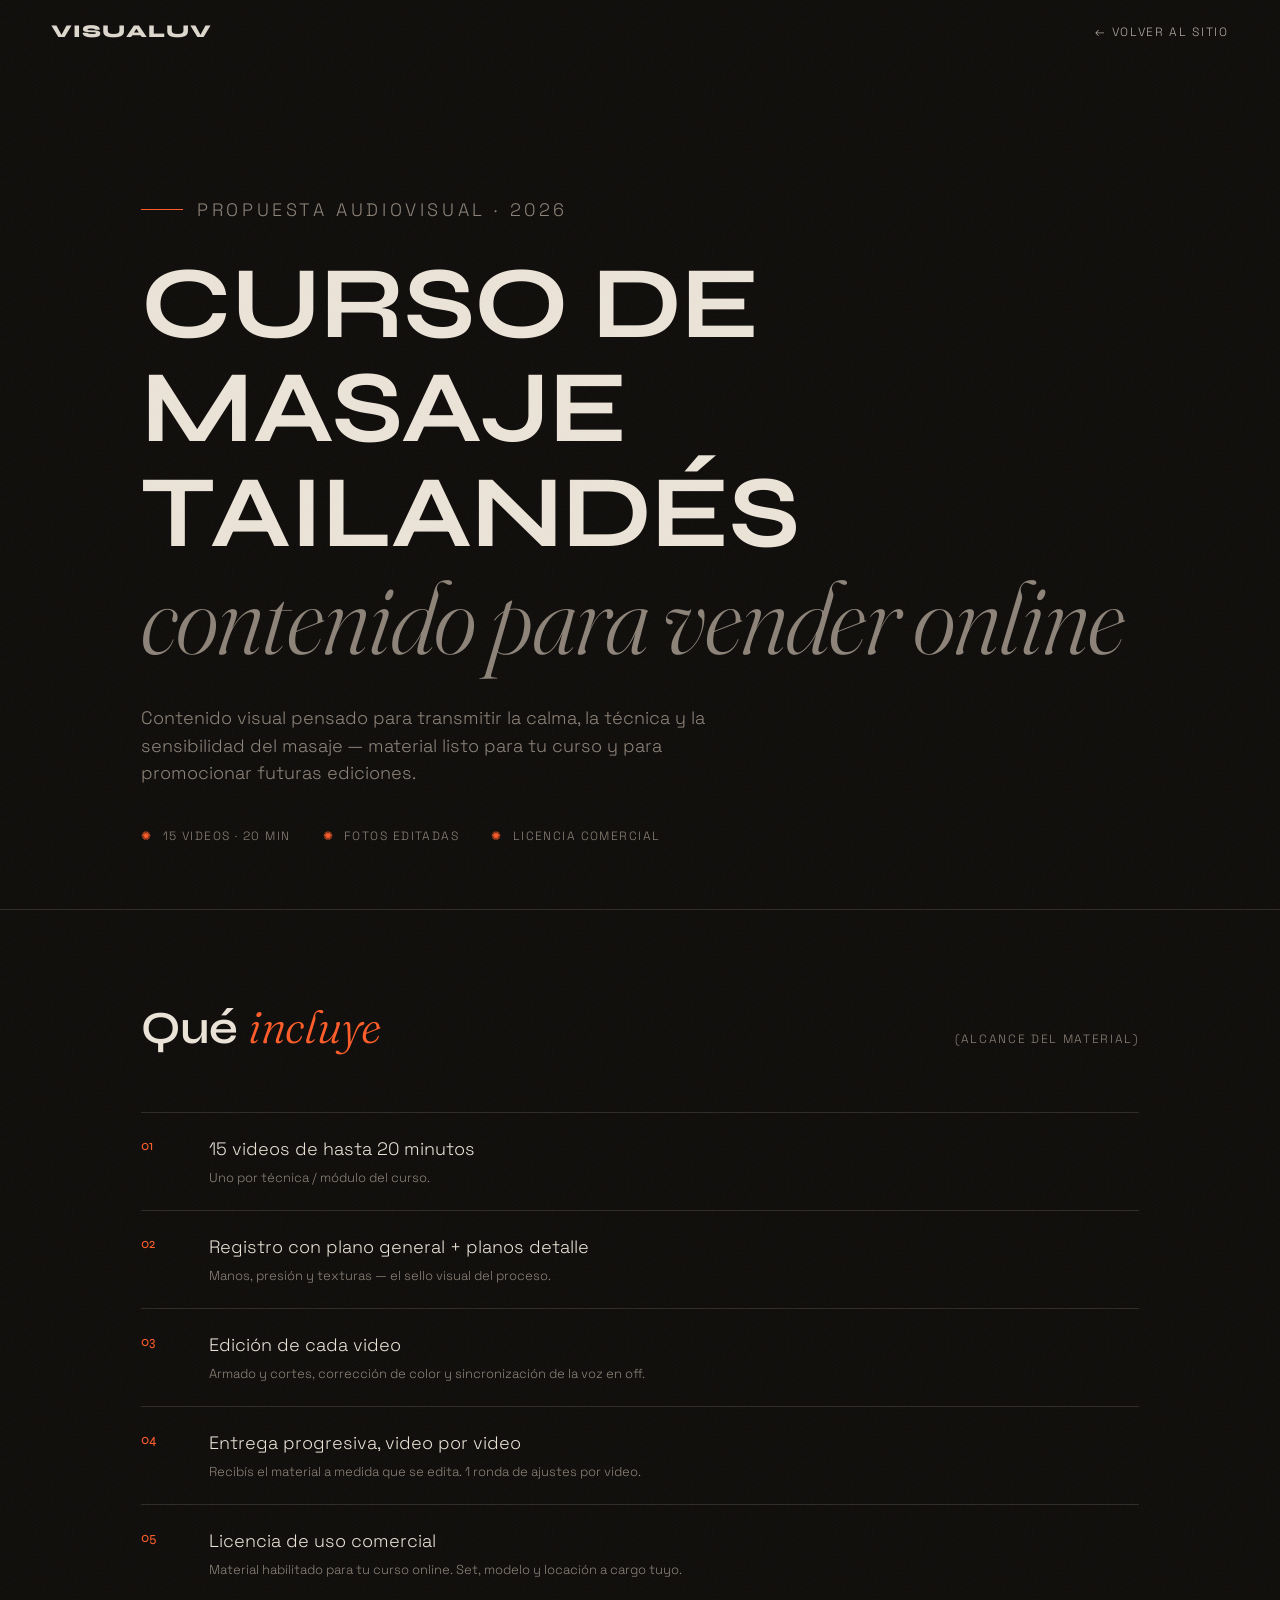
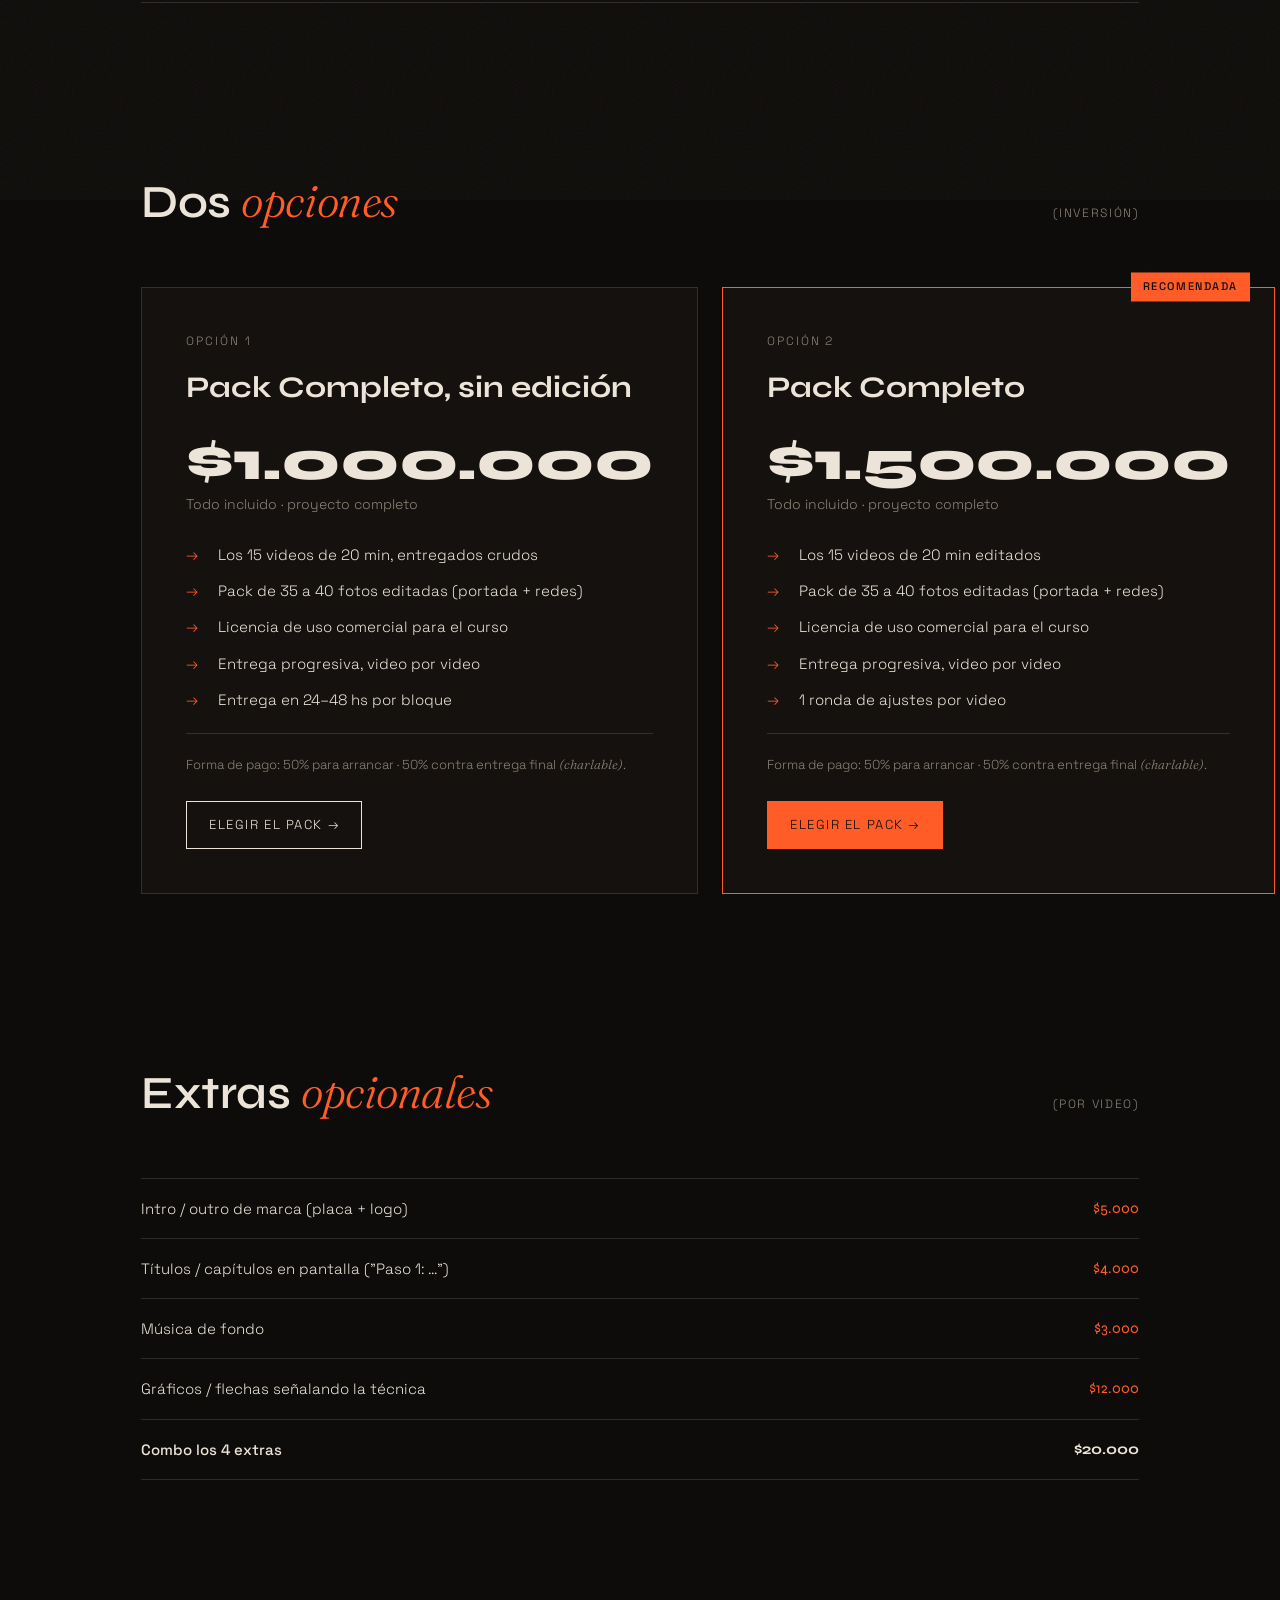
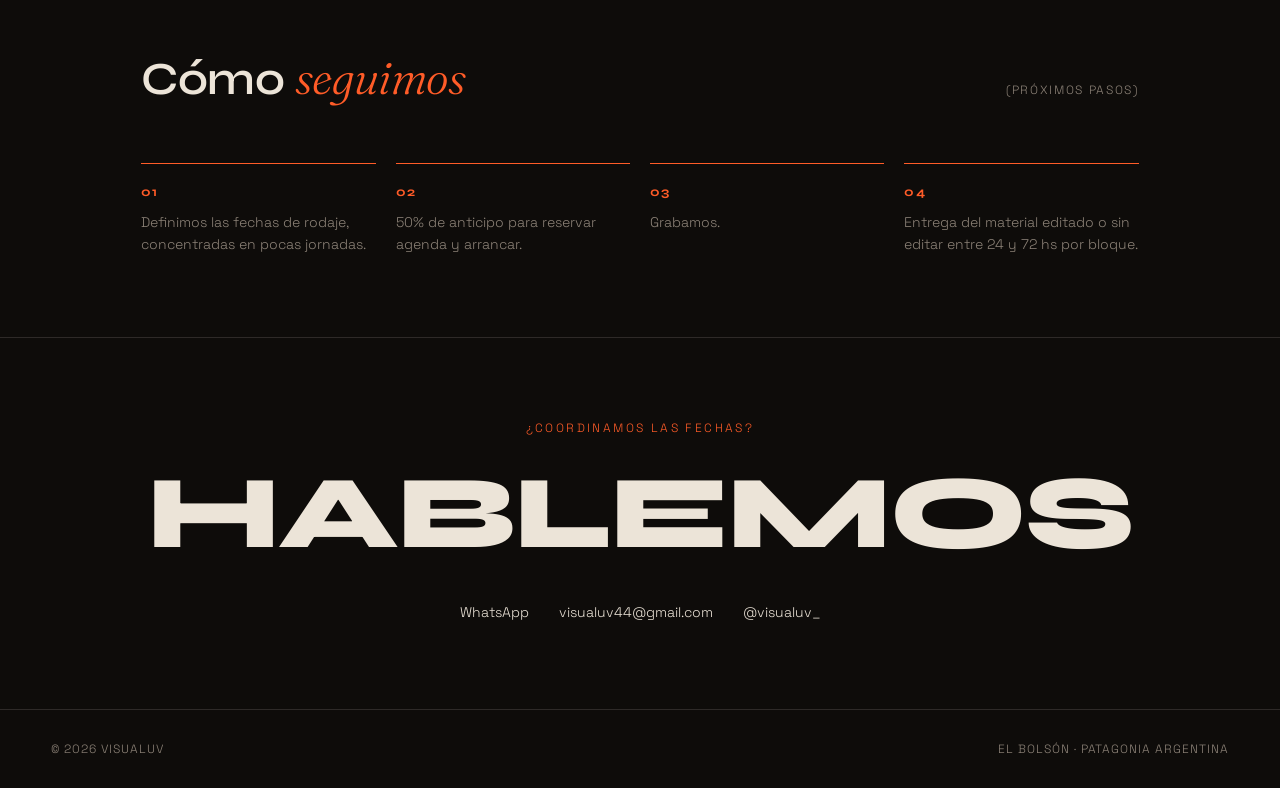
<file: presupuesto.html>
<!DOCTYPE html>
<html lang="es">
<head>
<meta charset="UTF-8">
<meta name="viewport" content="width=device-width, initial-scale=1.0">
<title>VISUALUV — Propuesta · Curso de Masaje Tailandés</title>
<meta name="description" content="Propuesta audiovisual para el curso de masaje tailandés — 15 videos + fotos. VISUALUV, El Bolsón.">
<meta name="robots" content="noindex, nofollow">
<link rel="icon" href="favicon.ico" sizes="32x32">
<link rel="icon" href="favicon.svg" type="image/svg+xml">
<link rel="apple-touch-icon" href="apple-touch-icon.png">
<link rel="preconnect" href="https://fonts.googleapis.com">
<link rel="preconnect" href="https://fonts.gstatic.com" crossorigin>
<link href="https://fonts.googleapis.com/css2?family=Syne:wght@400;500;600;700;800&family=Space+Grotesk:wght@300;400;500&family=Fraunces:ital,opsz,wght@1,9..144,300;1,9..144,400&display=swap" rel="stylesheet">
<style>
  :root{
    --bg:#0e0c0a; --bg-2:#15110e; --ink:#ece4d8; --muted:#8d8378;
    --accent:#ff5c28; --line:rgba(236,228,216,.14);
    --font-display:"Syne",sans-serif; --font-body:"Space Grotesk",sans-serif; --font-serif:"Fraunces",serif;
    --pad:clamp(20px,4vw,64px); --ease:cubic-bezier(.65,.05,0,1);
  }
  *{margin:0;padding:0;box-sizing:border-box;}
  html{scrollbar-width:thin;scrollbar-color:var(--muted) var(--bg);scroll-behavior:smooth;}
  body{background:var(--bg);color:var(--ink);font-family:var(--font-body);font-weight:300;line-height:1.55;-webkit-font-smoothing:antialiased;overflow-x:clip;}
  ::selection{background:var(--accent);color:var(--bg);}
  img{display:block;max-width:100%;}
  a{color:inherit;text-decoration:none;}
  em{font-family:var(--font-serif);font-style:italic;font-weight:300;}

  /* grain */
  .grain{position:fixed;inset:-100%;z-index:120;pointer-events:none;opacity:.05;
    background-image:url("data:image/svg+xml,%3Csvg xmlns='http://www.w3.org/2000/svg' width='160' height='160'%3E%3Cfilter id='n'%3E%3CfeTurbulence type='fractalNoise' baseFrequency='0.9' numOctaves='2'/%3E%3C/filter%3E%3Crect width='160' height='160' filter='url(%23n)'/%3E%3C/svg%3E");
    animation:grain .9s steps(4) infinite;}
  @keyframes grain{0%{transform:translate(0,0)}25%{transform:translate(-3%,2%)}50%{transform:translate(2%,-3%)}75%{transform:translate(-2%,-2%)}100%{transform:translate(3%,3%)}}

  /* nav */
  .nav{position:fixed;top:0;left:0;right:0;z-index:100;display:flex;align-items:center;justify-content:space-between;
    padding:18px var(--pad);mix-blend-mode:difference;}
  .nav-logo{font-family:var(--font-display);font-weight:800;letter-spacing:.06em;font-size:18px;}
  .nav-back{font-size:12px;letter-spacing:.14em;text-transform:uppercase;color:var(--ink);opacity:.8;}
  .nav-back:hover{opacity:1;}

  .wrap{max-width:1100px;margin:0 auto;padding:0 var(--pad);}

  /* hero */
  .lede{padding:clamp(120px,18vh,200px) 0 clamp(40px,7vh,80px);border-bottom:1px solid var(--line);}
  .eyebrow{font-size:12px;letter-spacing:.2em;text-transform:uppercase;color:var(--accent);margin-bottom:28px;
    display:flex;gap:14px;align-items:center;}
  .eyebrow::before{content:"";width:42px;height:1px;background:var(--accent);}
  .lede h1{font-family:var(--font-display);font-weight:700;line-height:1.02;letter-spacing:-.01em;
    font-size:clamp(40px,8vw,108px);text-transform:uppercase;}
  .lede h1 em{display:block;color:var(--muted);text-transform:none;}
  .lede p{max-width:54ch;margin-top:34px;color:var(--muted);font-size:clamp(15px,1.5vw,18px);}
  .lede .meta{margin-top:40px;display:flex;flex-wrap:wrap;gap:14px 32px;font-size:12px;letter-spacing:.12em;
    text-transform:uppercase;color:var(--muted);}
  .lede .meta span{display:flex;gap:10px;align-items:center;}
  .lede .meta span::before{content:"✺";color:var(--accent);}

  /* section heads */
  section{padding:clamp(56px,9vh,110px) 0;}
  .shead{display:flex;justify-content:space-between;align-items:baseline;gap:20px;margin-bottom:48px;flex-wrap:wrap;}
  .shead h2{font-family:var(--font-display);font-weight:600;font-size:clamp(26px,4vw,46px);letter-spacing:-.01em;}
  .shead h2 em{color:var(--accent);}
  .shead .idx{font-size:12px;letter-spacing:.14em;text-transform:uppercase;color:var(--muted);}

  /* alcance list */
  .scope{list-style:none;display:grid;gap:0;border-top:1px solid var(--line);}
  .scope li{display:grid;grid-template-columns:48px 1fr;gap:20px;padding:22px 0;border-bottom:1px solid var(--line);align-items:start;}
  .scope li .n{font-family:var(--font-display);color:var(--accent);font-size:14px;}
  .scope li .t{font-size:clamp(15px,1.6vw,18px);}
  .scope li .t small{display:block;color:var(--muted);font-size:13px;margin-top:5px;}

  /* pricing */
  .plans{display:grid;grid-template-columns:1.15fr 1fr;gap:24px;}
  @media(max-width:780px){.plans{grid-template-columns:1fr;}}
  .plan{border:1px solid var(--line);padding:clamp(26px,3.5vw,44px);background:var(--bg-2);position:relative;
    display:flex;flex-direction:column;}
  .plan--feat{border-color:var(--accent);}
  .plan .badge{position:absolute;top:-1px;right:24px;transform:translateY(-50%);background:var(--accent);color:var(--bg);
    font-size:11px;letter-spacing:.14em;text-transform:uppercase;padding:6px 12px;font-weight:500;}
  .plan .kicker{font-size:12px;letter-spacing:.16em;text-transform:uppercase;color:var(--muted);}
  .plan h3{font-family:var(--font-display);font-weight:700;font-size:clamp(22px,2.6vw,30px);margin:14px 0 4px;}
  .plan .price{font-family:var(--font-display);font-weight:800;font-size:clamp(34px,5vw,56px);letter-spacing:-.02em;
    line-height:1;margin:18px 0 6px;}
  .plan .price small{display:block;font-family:var(--font-body);font-weight:300;font-size:14px;color:var(--muted);
    letter-spacing:0;margin-top:8px;}
  .plan ul{list-style:none;margin:26px 0 0;display:grid;gap:13px;}
  .plan ul li{display:grid;grid-template-columns:20px 1fr;gap:12px;font-size:15px;color:var(--ink);}
  .plan ul li::before{content:"→";color:var(--accent);}
  .plan .note{margin-top:22px;padding-top:20px;border-top:1px solid var(--line);font-size:13px;color:var(--muted);}
  .plan .cta{margin-top:auto;}
  .plan .cta a{display:inline-flex;margin-top:26px;align-items:center;gap:10px;border:1px solid var(--ink);
    padding:13px 22px;font-size:13px;letter-spacing:.12em;text-transform:uppercase;transition:.3s var(--ease);}
  .plan--feat .cta a{background:var(--accent);border-color:var(--accent);color:var(--bg);}
  .plan .cta a:hover{background:var(--ink);color:var(--bg);}
  .plan--feat .cta a:hover{background:var(--ink);border-color:var(--ink);}

  .compare{margin-top:26px;padding:18px 22px;border:1px dashed var(--line);font-size:14px;color:var(--muted);}
  .compare strong{color:var(--accent);font-weight:500;}

  /* extras table */
  .extras{width:100%;border-collapse:collapse;border-top:1px solid var(--line);}
  .extras tr{border-bottom:1px solid var(--line);}
  .extras td{padding:18px 0;font-size:15px;}
  .extras td:last-child{text-align:right;font-family:var(--font-display);color:var(--accent);white-space:nowrap;}
  .extras .combo td{color:var(--ink);font-weight:500;}
  .extras .combo td:last-child{font-weight:700;}

  /* steps */
  .steps{display:grid;grid-template-columns:repeat(4,1fr);gap:20px;counter-reset:s;}
  @media(max-width:780px){.steps{grid-template-columns:1fr 1fr;}}
  @media(max-width:480px){.steps{grid-template-columns:1fr;}}
  .steps .step{border-top:1px solid var(--accent);padding-top:18px;}
  .steps .step b{font-family:var(--font-display);display:block;color:var(--accent);font-size:13px;margin-bottom:10px;
    letter-spacing:.1em;}
  .steps .step p{font-size:14px;color:var(--muted);}

  /* contact */
  .contact{text-align:center;border-top:1px solid var(--line);}
  .contact .eyebrow{justify-content:center;}
  .contact .eyebrow::before{display:none;}
  .contact-big{font-family:var(--font-display);font-weight:800;font-size:clamp(38px,9vw,104px);line-height:.95;
    display:inline-block;max-width:100%;letter-spacing:-.02em;transition:color .3s;}
  .contact-big:hover{color:var(--accent);}
  .contact-links{margin-top:38px;display:flex;flex-wrap:wrap;gap:14px 30px;justify-content:center;font-size:14px;}
  .contact-links a{border-bottom:1px solid transparent;padding-bottom:3px;transition:.3s;}
  .contact-links a:hover{border-color:var(--accent);color:var(--accent);}

  footer .foot{display:flex;flex-wrap:wrap;gap:12px 24px;justify-content:space-between;padding:30px var(--pad);
    border-top:1px solid var(--line);font-size:12px;letter-spacing:.08em;text-transform:uppercase;color:var(--muted);}

  /* reveal */
  [data-reveal]{opacity:0;transform:translateY(24px);transition:opacity .8s var(--ease),transform .8s var(--ease);}
  [data-reveal].in{opacity:1;transform:none;}
  @media(prefers-reduced-motion:reduce){[data-reveal]{opacity:1;transform:none;transition:none;}}
</style>
</head>
<body>
<div class="grain" aria-hidden="true"></div>

<header class="nav">
  <a class="nav-logo" href="index.html">VISUALUV</a>
  <a class="nav-back" href="index.html">← Volver al sitio</a>
</header>

<main>

<!-- LEDE -->
<section class="lede">
  <div class="wrap">
    <p class="eyebrow" data-reveal>Propuesta audiovisual · 2026</p>
    <h1 data-reveal>Curso de<br>Masaje Tailandés<em>contenido para vender online</em></h1>
    <p data-reveal>
      Contenido visual pensado para transmitir la calma, la técnica y la
      sensibilidad del masaje — material listo para tu curso y para promocionar
      futuras ediciones.
    </p>
    <div class="meta" data-reveal>
      <span>15 videos · 20 min</span>
      <span>Fotos editadas</span>
      <span>Licencia comercial</span>
    </div>
  </div>
</section>

<!-- ALCANCE -->
<section>
  <div class="wrap">
    <div class="shead" data-reveal>
      <h2>Qué <em>incluye</em></h2>
      <span class="idx">(Alcance del material)</span>
    </div>
    <ul class="scope" data-reveal>
      <li><span class="n">01</span><span class="t">15 videos de hasta 20 minutos<small>Uno por técnica / módulo del curso.</small></span></li>
      <li><span class="n">02</span><span class="t">Registro con plano general + planos detalle<small>Manos, presión y texturas — el sello visual del proceso.</small></span></li>
      <li><span class="n">03</span><span class="t">Edición de cada video<small>Armado y cortes, corrección de color y sincronización de la voz en off.</small></span></li>
      <li><span class="n">04</span><span class="t">Entrega progresiva, video por video<small>Recibís el material a medida que se edita. 1 ronda de ajustes por video.</small></span></li>
      <li><span class="n">05</span><span class="t">Licencia de uso comercial<small>Material habilitado para tu curso online. Set, modelo y locación a cargo tuyo.</small></span></li>
    </ul>
  </div>
</section>

<!-- PLANES -->
<section>
  <div class="wrap">
    <div class="shead" data-reveal>
      <h2>Dos <em>opciones</em></h2>
      <span class="idx">(Inversión)</span>
    </div>

    <div class="plans">
      <article class="plan" data-reveal>
        <p class="kicker">Opción 1</p>
        <h3>Pack Completo, sin edición</h3>
        <p class="price">$1.000.000<small>Todo incluido · proyecto completo</small></p>
        <ul>
          <li>Los 15 videos de 20 min, entregados crudos</li>
          <li>Pack de 35 a 40 fotos editadas (portada + redes)</li>
          <li>Licencia de uso comercial para el curso</li>
          <li>Entrega progresiva, video por video</li>
          <li>Entrega en 24–48 hs por bloque</li>
        </ul>
        <p class="note">Forma de pago: 50% para arrancar · 50% contra entrega final <em>(charlable)</em>.</p>
        <div class="cta"><a href="https://wa.me/5492345510767?text=Hola%20Luc%C3%ADa!%20Me%20interesa%20el%20Pack%20Completo%20sin%20edici%C3%B3n%20para%20el%20curso%20de%20masaje" target="_blank" rel="noopener">Elegir el pack →</a></div>
      </article>

      <article class="plan plan--feat" data-reveal>
        <span class="badge">Recomendada</span>
        <p class="kicker">Opción 2</p>
        <h3>Pack Completo</h3>
        <p class="price">$1.500.000<small>Todo incluido · proyecto completo</small></p>
        <ul>
          <li>Los 15 videos de 20 min editados</li>
          <li>Pack de 35 a 40 fotos editadas (portada + redes)</li>
          <li>Licencia de uso comercial para el curso</li>
          <li>Entrega progresiva, video por video</li>
          <li>1 ronda de ajustes por video</li>
        </ul>
        <p class="note">Forma de pago: 50% para arrancar · 50% contra entrega final <em>(charlable)</em>.</p>
        <div class="cta"><a href="https://wa.me/5492345510767?text=Hola%20Luc%C3%ADa!%20Me%20interesa%20el%20Pack%20Completo%20para%20el%20curso%20de%20masaje" target="_blank" rel="noopener">Elegir el pack →</a></div>
      </article>
    </div>
  </div>
</section>

<!-- EXTRAS -->
<section>
  <div class="wrap">
    <div class="shead" data-reveal>
      <h2>Extras <em>opcionales</em></h2>
      <span class="idx">(Por video)</span>
    </div>
    <table class="extras" data-reveal>
      <tr><td>Intro / outro de marca (placa + logo)</td><td>$5.000</td></tr>
      <tr><td>Títulos / capítulos en pantalla ("Paso 1: …")</td><td>$4.000</td></tr>
      <tr><td>Música de fondo</td><td>$3.000</td></tr>
      <tr><td>Gráficos / flechas señalando la técnica</td><td>$12.000</td></tr>
      <tr class="combo"><td>Combo los 4 extras</td><td>$20.000</td></tr>
    </table>
  </div>
</section>

<!-- PASOS -->
<section>
  <div class="wrap">
    <div class="shead" data-reveal>
      <h2>Cómo <em>seguimos</em></h2>
      <span class="idx">(Próximos pasos)</span>
    </div>
    <div class="steps" data-reveal>
      <div class="step"><b>01</b><p>Definimos las fechas de rodaje, concentradas en pocas jornadas.</p></div>
      <div class="step"><b>02</b><p>50% de anticipo para reservar agenda y arrancar.</p></div>
      <div class="step"><b>03</b><p>Grabamos.</p></div>
      <div class="step"><b>04</b><p>Entrega del material editado o sin editar entre 24 y 72 hs por bloque.</p></div>
    </div>
  </div>
</section>

<!-- CONTACTO -->
<section class="contact">
  <div class="wrap">
    <p class="eyebrow" data-reveal>¿Coordinamos las fechas?</p>
    <a class="contact-big" href="https://wa.me/5492345510767?text=Hola%20Luc%C3%ADa!%20Vi%20la%20propuesta%20del%20curso%20de%20masaje" target="_blank" rel="noopener">HABLEMOS</a>
    <div class="contact-links" data-reveal>
      <a href="https://wa.me/5492345510767" target="_blank" rel="noopener">WhatsApp</a>
      <a href="mailto:visualuv44@gmail.com">visualuv44@gmail.com</a>
      <a href="https://instagram.com/visualuv_" target="_blank" rel="noopener">@visualuv_</a>
    </div>
  </div>
</section>

</main>

<footer>
  <div class="foot">
    <span>© <span id="year"></span> VISUALUV</span>
    <span>El Bolsón · Patagonia Argentina</span>
  </div>
</footer>

<script>
  // Año dinámico
  document.getElementById('year').textContent = new Date().getFullYear();

  // Reveal on scroll
  const io = new IntersectionObserver((entries) => {
    entries.forEach(e => { if (e.isIntersecting) { e.target.classList.add('in'); io.unobserve(e.target); } });
  }, { threshold: 0.12 });
  document.querySelectorAll('[data-reveal]').forEach(el => io.observe(el));
</script>
</body>
</html>
</file>
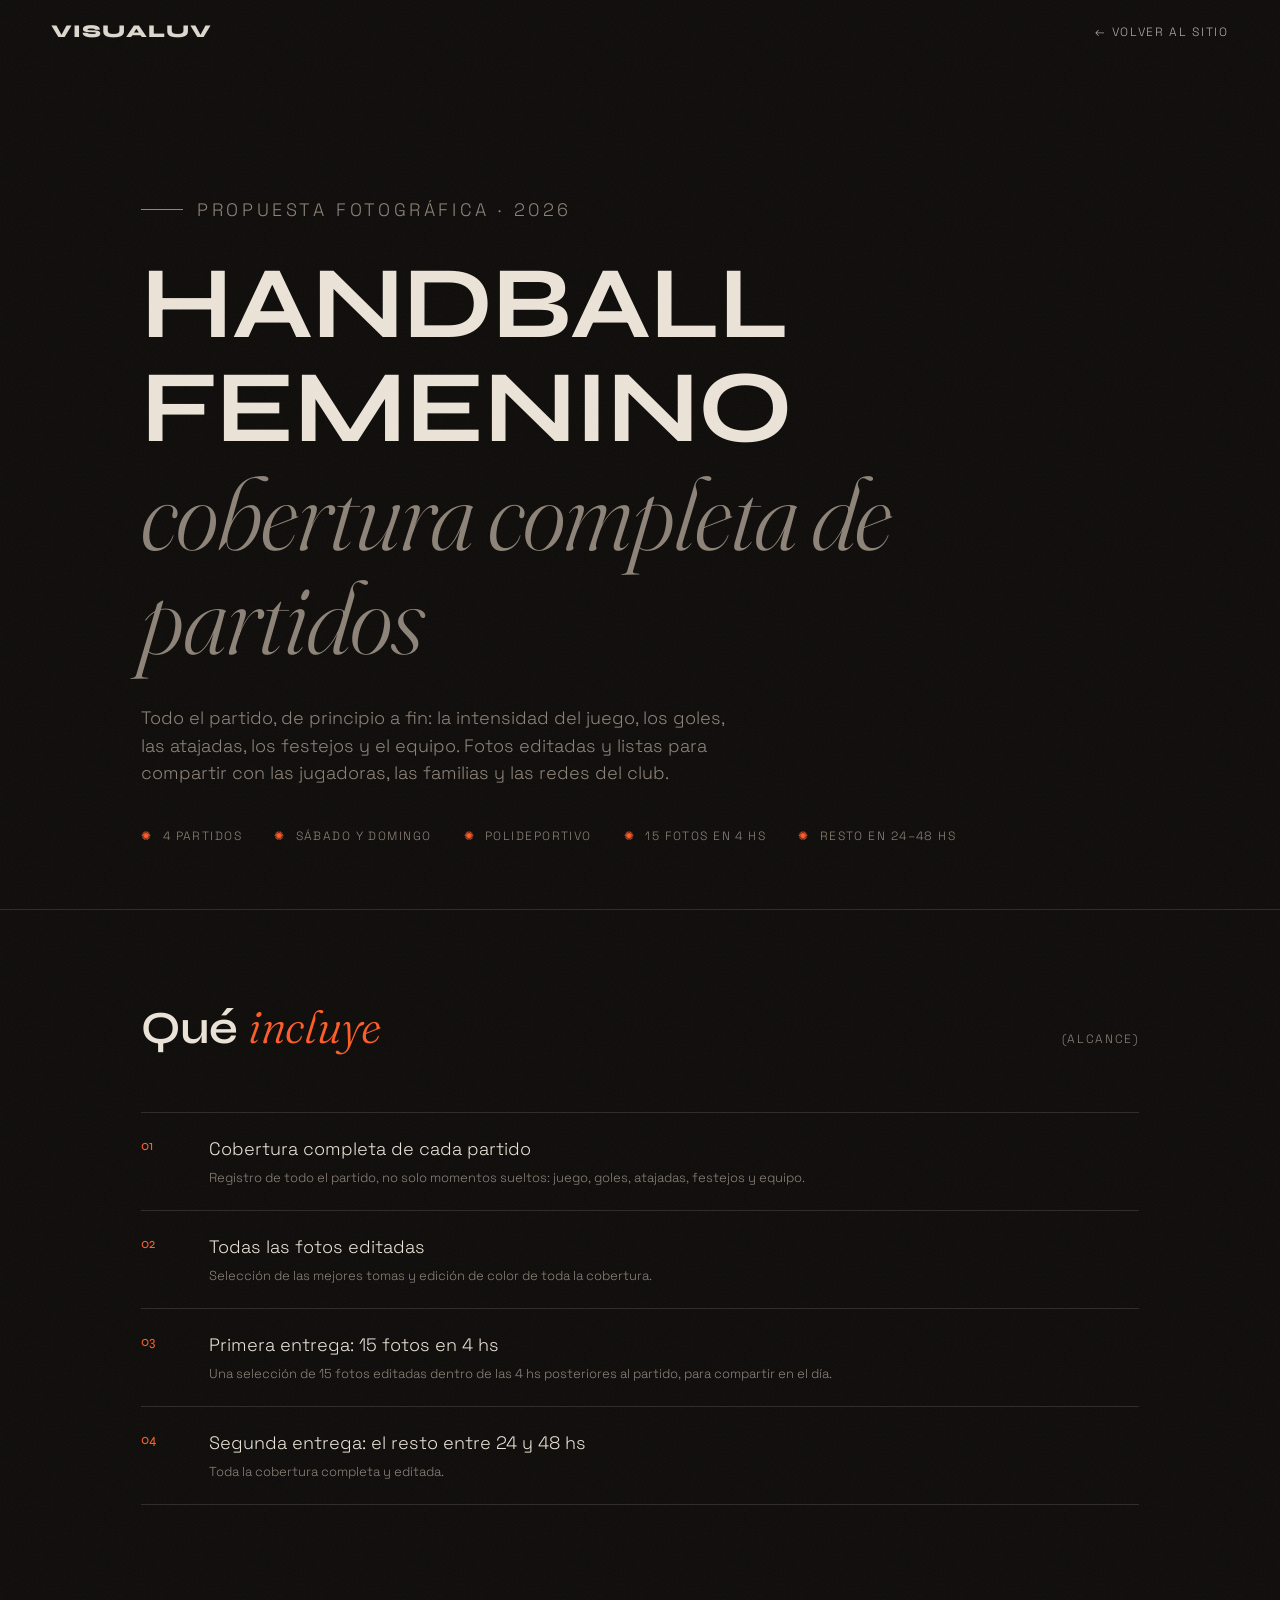
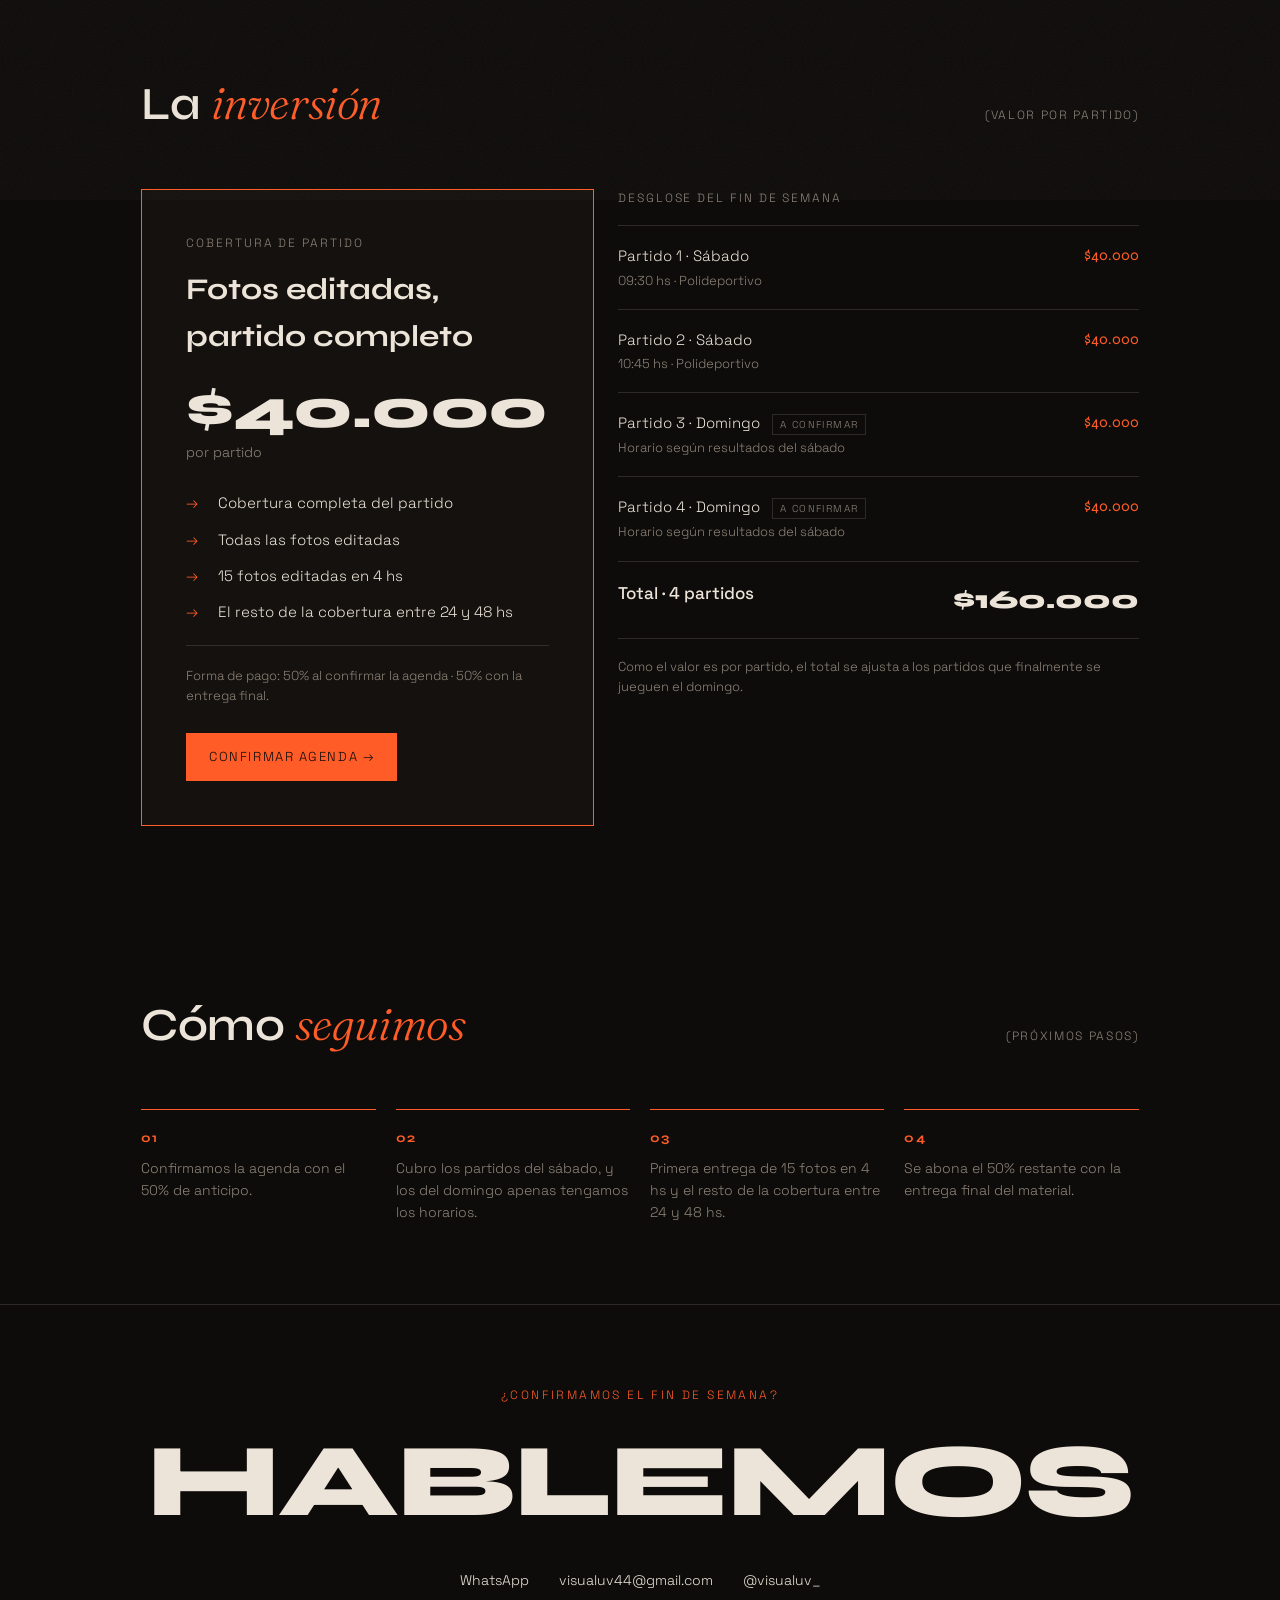
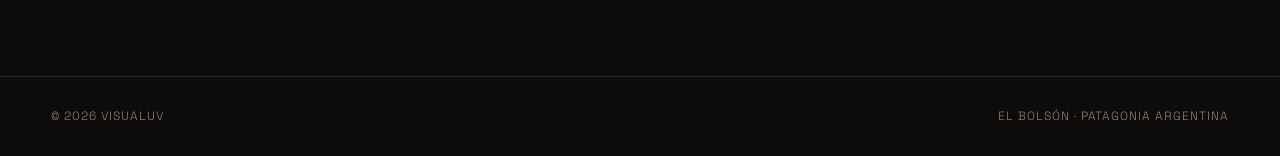
<file: archivo/presupuestos/presupuesto-handball.html>
<!DOCTYPE html>
<html lang="es">
<head>
<meta charset="UTF-8">
<meta name="viewport" content="width=device-width, initial-scale=1.0">
<title>VISUALUV — Propuesta · Cobertura de Handball</title>
<meta name="description" content="Propuesta fotográfica para la cobertura completa de 4 partidos de handball femenino. VISUALUV, El Bolsón.">
<meta name="robots" content="noindex, nofollow">
<link rel="icon" href="../../favicon.ico" sizes="32x32">
<link rel="icon" href="../../favicon.svg" type="image/svg+xml">
<link rel="apple-touch-icon" href="../../apple-touch-icon.png">
<link rel="preconnect" href="https://fonts.googleapis.com">
<link rel="preconnect" href="https://fonts.gstatic.com" crossorigin>
<link href="https://fonts.googleapis.com/css2?family=Syne:wght@400;500;600;700;800&family=Space+Grotesk:wght@300;400;500&family=Fraunces:ital,opsz,wght@1,9..144,300;1,9..144,400&display=swap" rel="stylesheet">
<style>
  :root{
    --bg:#0e0c0a; --bg-2:#15110e; --ink:#ece4d8; --muted:#8d8378;
    --accent:#ff5c28; --line:rgba(236,228,216,.14);
    --font-display:"Syne",sans-serif; --font-body:"Space Grotesk",sans-serif; --font-serif:"Fraunces",serif;
    --pad:clamp(20px,4vw,64px); --ease:cubic-bezier(.65,.05,0,1);
  }
  *{margin:0;padding:0;box-sizing:border-box;}
  html{scrollbar-width:thin;scrollbar-color:var(--muted) var(--bg);scroll-behavior:smooth;}
  body{background:var(--bg);color:var(--ink);font-family:var(--font-body);font-weight:300;line-height:1.55;-webkit-font-smoothing:antialiased;overflow-x:clip;}
  ::selection{background:var(--accent);color:var(--bg);}
  a{color:inherit;text-decoration:none;}
  em{font-family:var(--font-serif);font-style:italic;font-weight:300;}

  /* grain */
  .grain{position:fixed;inset:-100%;z-index:120;pointer-events:none;opacity:.05;
    background-image:url("data:image/svg+xml,%3Csvg xmlns='http://www.w3.org/2000/svg' width='160' height='160'%3E%3Cfilter id='n'%3E%3CfeTurbulence type='fractalNoise' baseFrequency='0.9' numOctaves='2'/%3E%3C/filter%3E%3Crect width='160' height='160' filter='url(%23n)'/%3E%3C/svg%3E");
    animation:grain .9s steps(4) infinite;}
  @keyframes grain{0%{transform:translate(0,0)}25%{transform:translate(-3%,2%)}50%{transform:translate(2%,-3%)}75%{transform:translate(-2%,-2%)}100%{transform:translate(3%,3%)}}

  /* nav */
  .nav{position:fixed;top:0;left:0;right:0;z-index:100;display:flex;align-items:center;justify-content:space-between;
    padding:18px var(--pad);mix-blend-mode:difference;}
  .nav-logo{font-family:var(--font-display);font-weight:800;letter-spacing:.06em;font-size:18px;}
  .nav-back{font-size:12px;letter-spacing:.14em;text-transform:uppercase;color:var(--ink);opacity:.8;}
  .nav-back:hover{opacity:1;}

  .wrap{max-width:1100px;margin:0 auto;padding:0 var(--pad);}

  /* hero */
  .lede{padding:clamp(120px,18vh,200px) 0 clamp(40px,7vh,80px);border-bottom:1px solid var(--line);}
  .eyebrow{font-size:12px;letter-spacing:.2em;text-transform:uppercase;color:var(--accent);margin-bottom:28px;
    display:flex;gap:14px;align-items:center;}
  .eyebrow::before{content:"";width:42px;height:1px;background:var(--accent);}
  .lede h1{font-family:var(--font-display);font-weight:700;line-height:1.02;letter-spacing:-.01em;
    font-size:clamp(40px,8vw,108px);text-transform:uppercase;}
  .lede h1 em{display:block;color:var(--muted);text-transform:none;}
  .lede p{max-width:54ch;margin-top:34px;color:var(--muted);font-size:clamp(15px,1.5vw,18px);}
  .lede .meta{margin-top:40px;display:flex;flex-wrap:wrap;gap:14px 32px;font-size:12px;letter-spacing:.12em;
    text-transform:uppercase;color:var(--muted);}
  .lede .meta span{display:flex;gap:10px;align-items:center;}
  .lede .meta span::before{content:"✺";color:var(--accent);}

  /* section heads */
  section{padding:clamp(56px,9vh,110px) 0;}
  .shead{display:flex;justify-content:space-between;align-items:baseline;gap:20px;margin-bottom:48px;flex-wrap:wrap;}
  .shead h2{font-family:var(--font-display);font-weight:600;font-size:clamp(26px,4vw,46px);letter-spacing:-.01em;}
  .shead h2 em{color:var(--accent);}
  .shead .idx{font-size:12px;letter-spacing:.14em;text-transform:uppercase;color:var(--muted);}

  /* alcance list */
  .scope{list-style:none;display:grid;gap:0;border-top:1px solid var(--line);}
  .scope li{display:grid;grid-template-columns:48px 1fr;gap:20px;padding:22px 0;border-bottom:1px solid var(--line);align-items:start;}
  .scope li .n{font-family:var(--font-display);color:var(--accent);font-size:14px;}
  .scope li .t{font-size:clamp(15px,1.6vw,18px);}
  .scope li .t small{display:block;color:var(--muted);font-size:13px;margin-top:5px;}

  /* inversión */
  .invest{display:grid;grid-template-columns:1fr 1.15fr;gap:24px;align-items:start;}
  @media(max-width:780px){.invest{grid-template-columns:1fr;}}
  .plan{border:1px solid var(--accent);padding:clamp(26px,3.5vw,44px);background:var(--bg-2);position:relative;
    display:flex;flex-direction:column;}
  .plan .kicker{font-size:12px;letter-spacing:.16em;text-transform:uppercase;color:var(--muted);}
  .plan h3{font-family:var(--font-display);font-weight:700;font-size:clamp(22px,2.6vw,30px);margin:14px 0 4px;}
  .plan .price{font-family:var(--font-display);font-weight:800;font-size:clamp(34px,5vw,56px);letter-spacing:-.02em;
    line-height:1;margin:18px 0 6px;}
  .plan .price small{display:block;font-family:var(--font-body);font-weight:300;font-size:14px;color:var(--muted);
    letter-spacing:0;margin-top:8px;}
  .plan ul{list-style:none;margin:26px 0 0;display:grid;gap:13px;}
  .plan ul li{display:grid;grid-template-columns:20px 1fr;gap:12px;font-size:15px;color:var(--ink);}
  .plan ul li::before{content:"→";color:var(--accent);}
  .plan .note{margin-top:22px;padding-top:20px;border-top:1px solid var(--line);font-size:13px;color:var(--muted);}
  .plan .cta a{display:inline-flex;margin-top:26px;align-items:center;gap:10px;background:var(--accent);
    border:1px solid var(--accent);color:var(--bg);padding:13px 22px;font-size:13px;letter-spacing:.12em;
    text-transform:uppercase;transition:.3s var(--ease);}
  .plan .cta a:hover{background:var(--ink);border-color:var(--ink);}

  /* desglose */
  .breakdown .kicker{font-size:12px;letter-spacing:.16em;text-transform:uppercase;color:var(--muted);margin-bottom:18px;}
  .extras{width:100%;border-collapse:collapse;border-top:1px solid var(--line);}
  .extras tr{border-bottom:1px solid var(--line);}
  .extras td{padding:18px 0;font-size:15px;vertical-align:top;}
  .extras td small{display:block;color:var(--muted);font-size:13px;margin-top:3px;}
  .extras td:last-child{text-align:right;font-family:var(--font-display);color:var(--accent);white-space:nowrap;padding-left:16px;}
  .extras .total td{color:var(--ink);font-weight:500;font-size:17px;}
  .extras .total td:last-child{font-weight:800;font-size:clamp(20px,2.4vw,26px);}
  .tbc{display:inline-block;margin-left:8px;font-size:10px;letter-spacing:.14em;text-transform:uppercase;
    border:1px solid var(--line);color:var(--muted);padding:2px 7px;vertical-align:middle;}
  .breakdown .aside{margin-top:18px;font-size:13px;color:var(--muted);}

  /* steps */
  .steps{display:grid;grid-template-columns:repeat(4,1fr);gap:20px;}
  @media(max-width:780px){.steps{grid-template-columns:1fr 1fr;}}
  @media(max-width:480px){.steps{grid-template-columns:1fr;}}
  .steps .step{border-top:1px solid var(--accent);padding-top:18px;}
  .steps .step b{font-family:var(--font-display);display:block;color:var(--accent);font-size:13px;margin-bottom:10px;
    letter-spacing:.1em;}
  .steps .step p{font-size:14px;color:var(--muted);}

  /* contact */
  .contact{text-align:center;border-top:1px solid var(--line);}
  .contact .eyebrow{justify-content:center;}
  .contact .eyebrow::before{display:none;}
  .contact-big{font-family:var(--font-display);font-weight:800;font-size:clamp(38px,9vw,104px);line-height:.95;
    display:inline-block;max-width:100%;letter-spacing:-.02em;transition:color .3s;}
  .contact-big:hover{color:var(--accent);}
  .contact-links{margin-top:38px;display:flex;flex-wrap:wrap;gap:14px 30px;justify-content:center;font-size:14px;}
  .contact-links a{border-bottom:1px solid transparent;padding-bottom:3px;transition:.3s;}
  .contact-links a:hover{border-color:var(--accent);color:var(--accent);}

  footer .foot{display:flex;flex-wrap:wrap;gap:12px 24px;justify-content:space-between;padding:30px var(--pad);
    border-top:1px solid var(--line);font-size:12px;letter-spacing:.08em;text-transform:uppercase;color:var(--muted);}

  /* reveal */
  [data-reveal]{opacity:0;transform:translateY(24px);transition:opacity .8s var(--ease),transform .8s var(--ease);}
  [data-reveal].in{opacity:1;transform:none;}
  @media(prefers-reduced-motion:reduce){[data-reveal]{opacity:1;transform:none;transition:none;}.grain{animation:none;}}
</style>
</head>
<body>
<div class="grain" aria-hidden="true"></div>

<header class="nav">
  <a class="nav-logo" href="../../index.html">VISUALUV</a>
  <a class="nav-back" href="../../index.html">← Volver al sitio</a>
</header>

<main>

<!-- LEDE -->
<section class="lede">
  <div class="wrap">
    <p class="eyebrow" data-reveal><span>Propuesta fotográfica · <span class="year"></span></span></p>
    <h1 data-reveal>Handball<br>femenino<em>cobertura completa de partidos</em></h1>
    <p data-reveal>
      Todo el partido, de principio a fin: la intensidad del juego, los goles,
      las atajadas, los festejos y el equipo. Fotos editadas y listas para
      compartir con las jugadoras, las familias y las redes del club.
    </p>
    <div class="meta" data-reveal>
      <span>4 partidos</span>
      <span>Sábado y domingo</span>
      <span>Polideportivo</span>
      <span>15 fotos en 4 hs</span>
      <span>Resto en 24–48 hs</span>
    </div>
  </div>
</section>

<!-- ALCANCE -->
<section>
  <div class="wrap">
    <div class="shead" data-reveal>
      <h2>Qué <em>incluye</em></h2>
      <span class="idx">(Alcance)</span>
    </div>
    <ul class="scope" data-reveal>
      <li><span class="n">01</span><span class="t">Cobertura completa de cada partido<small>Registro de todo el partido, no solo momentos sueltos: juego, goles, atajadas, festejos y equipo.</small></span></li>
      <li><span class="n">02</span><span class="t">Todas las fotos editadas<small>Selección de las mejores tomas y edición de color de toda la cobertura.</small></span></li>
      <li><span class="n">03</span><span class="t">Primera entrega: 15 fotos en 4 hs<small>Una selección de 15 fotos editadas dentro de las 4 hs posteriores al partido, para compartir en el día.</small></span></li>
      <li><span class="n">04</span><span class="t">Segunda entrega: el resto entre 24 y 48 hs<small>Toda la cobertura completa y editada.</small></span></li>
    </ul>
  </div>
</section>

<!-- INVERSIÓN -->
<section>
  <div class="wrap">
    <div class="shead" data-reveal>
      <h2>La <em>inversión</em></h2>
      <span class="idx">(Valor por partido)</span>
    </div>

    <div class="invest">
      <article class="plan" data-reveal>
        <p class="kicker">Cobertura de partido</p>
        <h3>Fotos editadas, partido completo</h3>
        <p class="price">$40.000<small>por partido</small></p>
        <ul>
          <li>Cobertura completa del partido</li>
          <li>Todas las fotos editadas</li>
          <li>15 fotos editadas en 4 hs</li>
          <li>El resto de la cobertura entre 24 y 48 hs</li>
        </ul>
        <p class="note">Forma de pago: 50% al confirmar la agenda · 50% con la entrega final.</p>
        <div class="cta"><a href="https://wa.me/5492345510767?text=Hola%20Luc%C3%ADa!%20Vi%20el%20presupuesto%20de%20handball%20y%20queremos%20confirmar" target="_blank" rel="noopener">Confirmar agenda →</a></div>
      </article>

      <div class="breakdown" data-reveal>
        <p class="kicker">Desglose del fin de semana</p>
        <table class="extras">
          <tr><td>Partido 1 · Sábado<small>09:30 hs · Polideportivo</small></td><td>$40.000</td></tr>
          <tr><td>Partido 2 · Sábado<small>10:45 hs · Polideportivo</small></td><td>$40.000</td></tr>
          <tr><td>Partido 3 · Domingo <span class="tbc">A confirmar</span><small>Horario según resultados del sábado</small></td><td>$40.000</td></tr>
          <tr><td>Partido 4 · Domingo <span class="tbc">A confirmar</span><small>Horario según resultados del sábado</small></td><td>$40.000</td></tr>
          <tr class="total"><td>Total · 4 partidos</td><td>$160.000</td></tr>
        </table>
        <p class="aside">Como el valor es por partido, el total se ajusta a los partidos que finalmente se jueguen el domingo.</p>
      </div>
    </div>
  </div>
</section>

<!-- PASOS -->
<section>
  <div class="wrap">
    <div class="shead" data-reveal>
      <h2>Cómo <em>seguimos</em></h2>
      <span class="idx">(Próximos pasos)</span>
    </div>
    <div class="steps" data-reveal>
      <div class="step"><b>01</b><p>Confirmamos la agenda con el 50% de anticipo.</p></div>
      <div class="step"><b>02</b><p>Cubro los partidos del sábado, y los del domingo apenas tengamos los horarios.</p></div>
      <div class="step"><b>03</b><p>Primera entrega de 15 fotos en 4 hs y el resto de la cobertura entre 24 y 48 hs.</p></div>
      <div class="step"><b>04</b><p>Se abona el 50% restante con la entrega final del material.</p></div>
    </div>
  </div>
</section>

<!-- CONTACTO -->
<section class="contact">
  <div class="wrap">
    <p class="eyebrow" data-reveal>¿Confirmamos el fin de semana?</p>
    <a class="contact-big" href="https://wa.me/5492345510767?text=Hola%20Luc%C3%ADa!%20Vi%20el%20presupuesto%20de%20handball" target="_blank" rel="noopener">HABLEMOS</a>
    <div class="contact-links" data-reveal>
      <a href="https://wa.me/5492345510767" target="_blank" rel="noopener">WhatsApp</a>
      <a href="mailto:visualuv44@gmail.com">visualuv44@gmail.com</a>
      <a href="https://instagram.com/visualuv_" target="_blank" rel="noopener">@visualuv_</a>
    </div>
  </div>
</section>

</main>

<footer>
  <div class="foot">
    <span>© <span class="year"></span> VISUALUV</span>
    <span>El Bolsón · Patagonia Argentina</span>
  </div>
</footer>

<script>
  // Año dinámico
  document.querySelectorAll('.year').forEach(el => el.textContent = new Date().getFullYear());

  // Reveal on scroll
  const io = new IntersectionObserver((entries) => {
    entries.forEach(e => { if (e.isIntersecting) { e.target.classList.add('in'); io.unobserve(e.target); } });
  }, { threshold: 0.12 });
  document.querySelectorAll('[data-reveal]').forEach(el => io.observe(el));
</script>
</body>
</html>
</file>
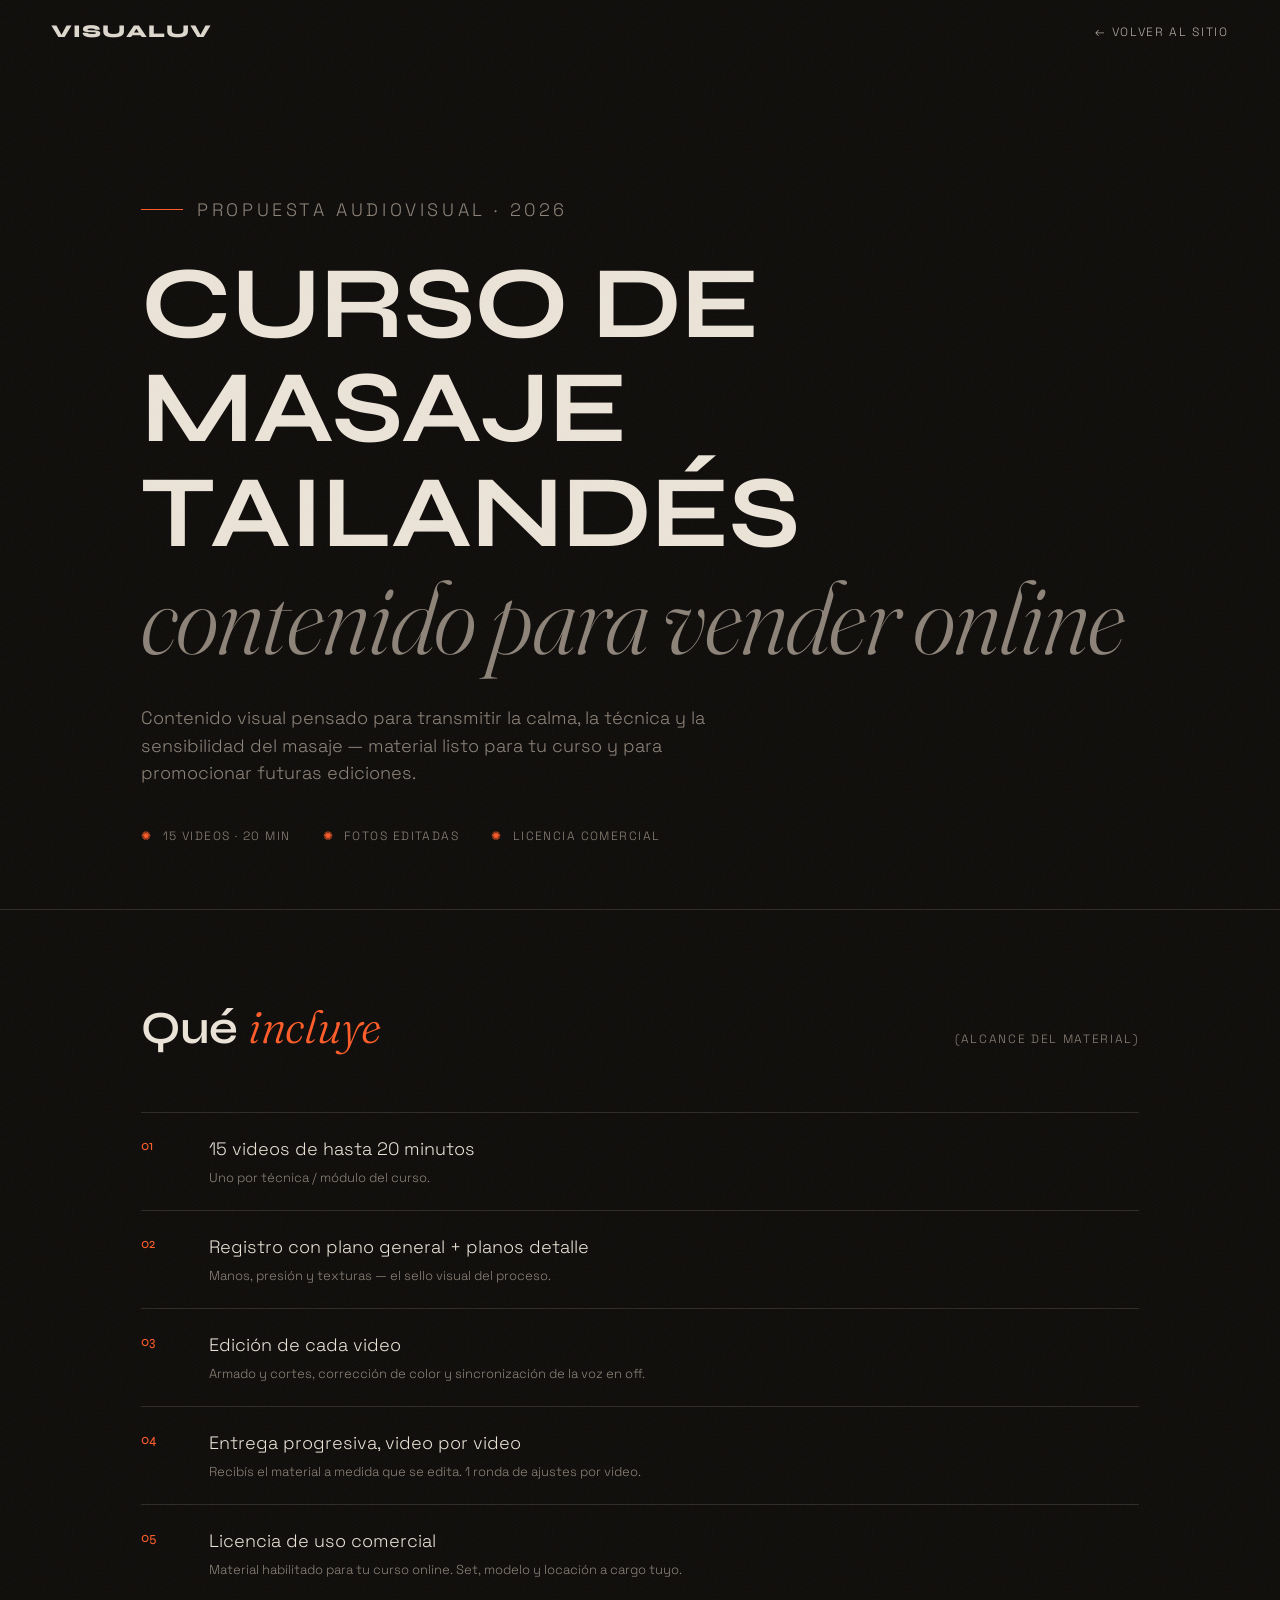
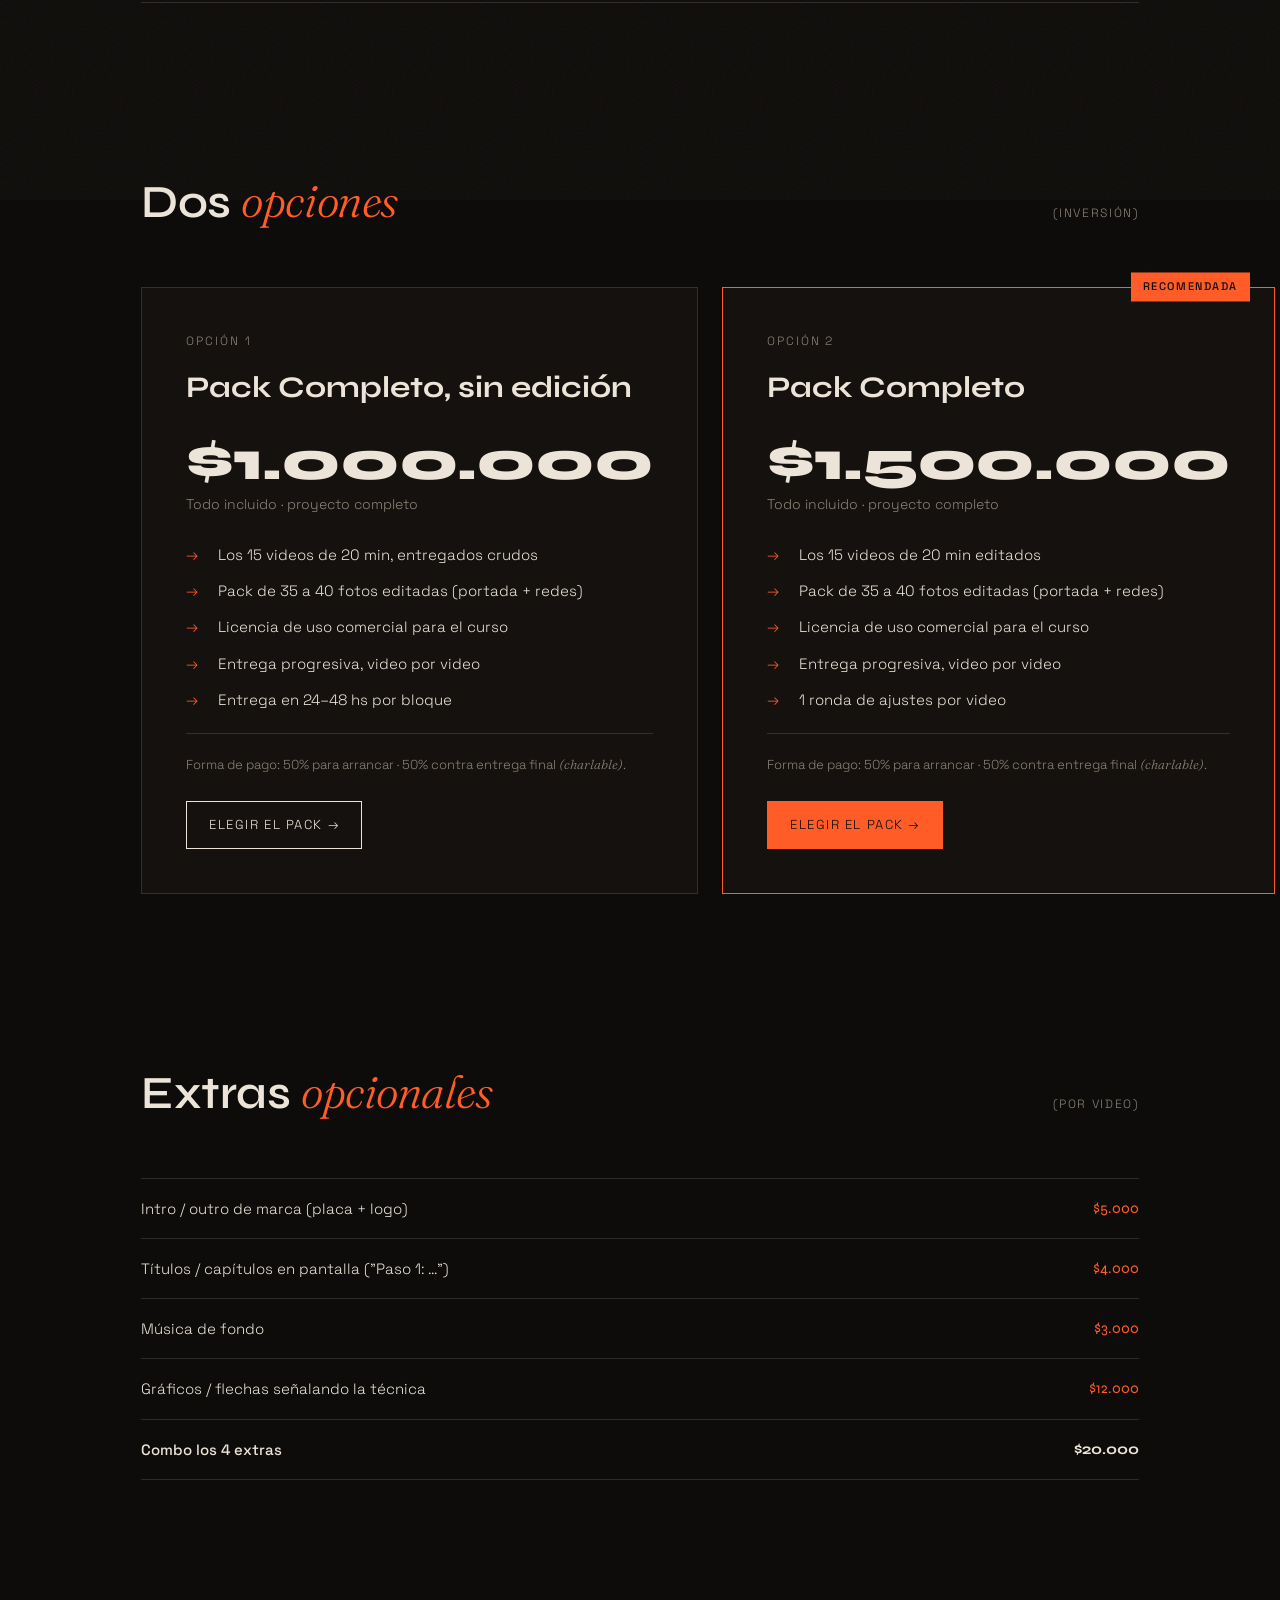
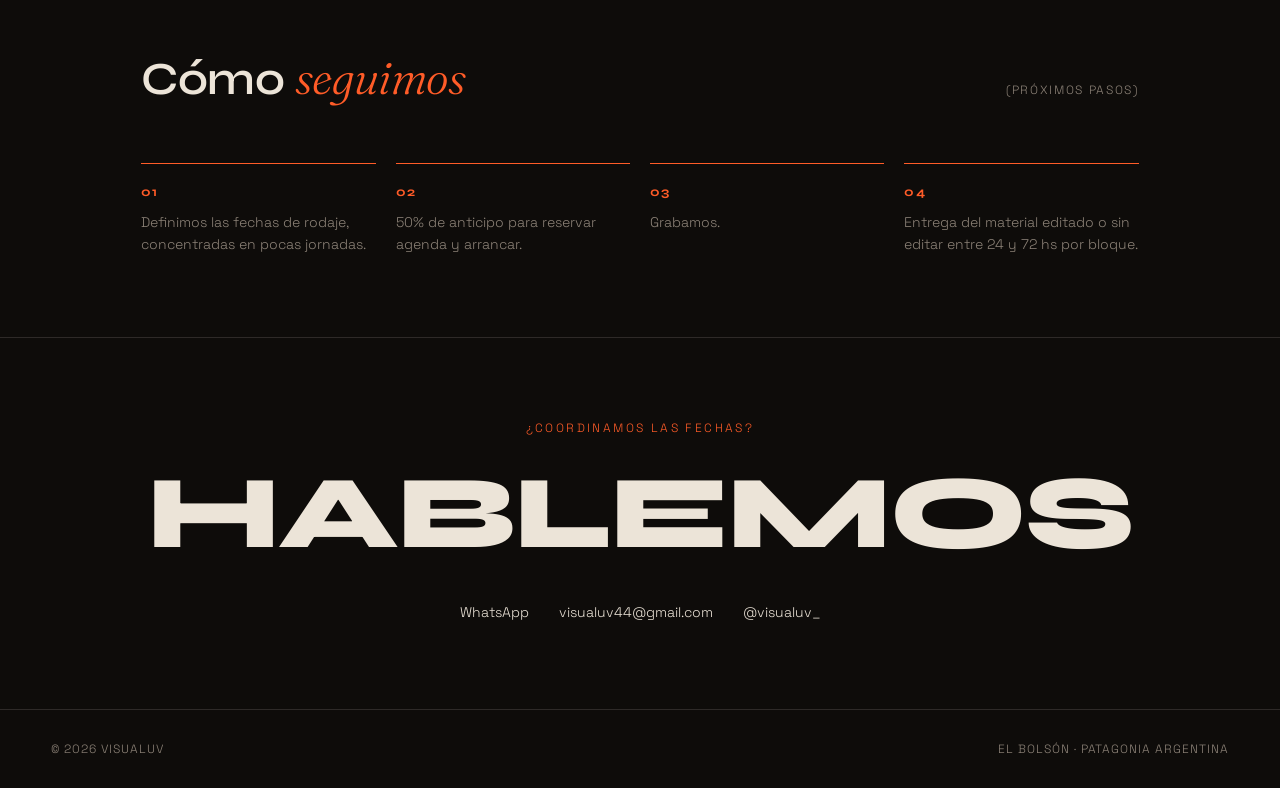
<file: archivo/presupuestos/presupuesto-masaje.html>
<!DOCTYPE html>
<html lang="es">
<head>
<meta charset="UTF-8">
<meta name="viewport" content="width=device-width, initial-scale=1.0">
<title>VISUALUV — Propuesta · Curso de Masaje Tailandés</title>
<meta name="description" content="Propuesta audiovisual para el curso de masaje tailandés — 15 videos + fotos. VISUALUV, El Bolsón.">
<meta name="robots" content="noindex, nofollow">
<link rel="icon" href="../../favicon.ico" sizes="32x32">
<link rel="icon" href="../../favicon.svg" type="image/svg+xml">
<link rel="apple-touch-icon" href="../../apple-touch-icon.png">
<link rel="preconnect" href="https://fonts.googleapis.com">
<link rel="preconnect" href="https://fonts.gstatic.com" crossorigin>
<link href="https://fonts.googleapis.com/css2?family=Syne:wght@400;500;600;700;800&family=Space+Grotesk:wght@300;400;500&family=Fraunces:ital,opsz,wght@1,9..144,300;1,9..144,400&display=swap" rel="stylesheet">
<style>
  :root{
    --bg:#0e0c0a; --bg-2:#15110e; --ink:#ece4d8; --muted:#8d8378;
    --accent:#ff5c28; --line:rgba(236,228,216,.14);
    --font-display:"Syne",sans-serif; --font-body:"Space Grotesk",sans-serif; --font-serif:"Fraunces",serif;
    --pad:clamp(20px,4vw,64px); --ease:cubic-bezier(.65,.05,0,1);
  }
  *{margin:0;padding:0;box-sizing:border-box;}
  html{scrollbar-width:thin;scrollbar-color:var(--muted) var(--bg);scroll-behavior:smooth;}
  body{background:var(--bg);color:var(--ink);font-family:var(--font-body);font-weight:300;line-height:1.55;-webkit-font-smoothing:antialiased;overflow-x:clip;}
  ::selection{background:var(--accent);color:var(--bg);}
  img{display:block;max-width:100%;}
  a{color:inherit;text-decoration:none;}
  em{font-family:var(--font-serif);font-style:italic;font-weight:300;}

  /* grain */
  .grain{position:fixed;inset:-100%;z-index:120;pointer-events:none;opacity:.05;
    background-image:url("data:image/svg+xml,%3Csvg xmlns='http://www.w3.org/2000/svg' width='160' height='160'%3E%3Cfilter id='n'%3E%3CfeTurbulence type='fractalNoise' baseFrequency='0.9' numOctaves='2'/%3E%3C/filter%3E%3Crect width='160' height='160' filter='url(%23n)'/%3E%3C/svg%3E");
    animation:grain .9s steps(4) infinite;}
  @keyframes grain{0%{transform:translate(0,0)}25%{transform:translate(-3%,2%)}50%{transform:translate(2%,-3%)}75%{transform:translate(-2%,-2%)}100%{transform:translate(3%,3%)}}

  /* nav */
  .nav{position:fixed;top:0;left:0;right:0;z-index:100;display:flex;align-items:center;justify-content:space-between;
    padding:18px var(--pad);mix-blend-mode:difference;}
  .nav-logo{font-family:var(--font-display);font-weight:800;letter-spacing:.06em;font-size:18px;}
  .nav-back{font-size:12px;letter-spacing:.14em;text-transform:uppercase;color:var(--ink);opacity:.8;}
  .nav-back:hover{opacity:1;}

  .wrap{max-width:1100px;margin:0 auto;padding:0 var(--pad);}

  /* hero */
  .lede{padding:clamp(120px,18vh,200px) 0 clamp(40px,7vh,80px);border-bottom:1px solid var(--line);}
  .eyebrow{font-size:12px;letter-spacing:.2em;text-transform:uppercase;color:var(--accent);margin-bottom:28px;
    display:flex;gap:14px;align-items:center;}
  .eyebrow::before{content:"";width:42px;height:1px;background:var(--accent);}
  .lede h1{font-family:var(--font-display);font-weight:700;line-height:1.02;letter-spacing:-.01em;
    font-size:clamp(40px,8vw,108px);text-transform:uppercase;}
  .lede h1 em{display:block;color:var(--muted);text-transform:none;}
  .lede p{max-width:54ch;margin-top:34px;color:var(--muted);font-size:clamp(15px,1.5vw,18px);}
  .lede .meta{margin-top:40px;display:flex;flex-wrap:wrap;gap:14px 32px;font-size:12px;letter-spacing:.12em;
    text-transform:uppercase;color:var(--muted);}
  .lede .meta span{display:flex;gap:10px;align-items:center;}
  .lede .meta span::before{content:"✺";color:var(--accent);}

  /* section heads */
  section{padding:clamp(56px,9vh,110px) 0;}
  .shead{display:flex;justify-content:space-between;align-items:baseline;gap:20px;margin-bottom:48px;flex-wrap:wrap;}
  .shead h2{font-family:var(--font-display);font-weight:600;font-size:clamp(26px,4vw,46px);letter-spacing:-.01em;}
  .shead h2 em{color:var(--accent);}
  .shead .idx{font-size:12px;letter-spacing:.14em;text-transform:uppercase;color:var(--muted);}

  /* alcance list */
  .scope{list-style:none;display:grid;gap:0;border-top:1px solid var(--line);}
  .scope li{display:grid;grid-template-columns:48px 1fr;gap:20px;padding:22px 0;border-bottom:1px solid var(--line);align-items:start;}
  .scope li .n{font-family:var(--font-display);color:var(--accent);font-size:14px;}
  .scope li .t{font-size:clamp(15px,1.6vw,18px);}
  .scope li .t small{display:block;color:var(--muted);font-size:13px;margin-top:5px;}

  /* pricing */
  .plans{display:grid;grid-template-columns:1.15fr 1fr;gap:24px;}
  @media(max-width:780px){.plans{grid-template-columns:1fr;}}
  .plan{border:1px solid var(--line);padding:clamp(26px,3.5vw,44px);background:var(--bg-2);position:relative;
    display:flex;flex-direction:column;}
  .plan--feat{border-color:var(--accent);}
  .plan .badge{position:absolute;top:-1px;right:24px;transform:translateY(-50%);background:var(--accent);color:var(--bg);
    font-size:11px;letter-spacing:.14em;text-transform:uppercase;padding:6px 12px;font-weight:500;}
  .plan .kicker{font-size:12px;letter-spacing:.16em;text-transform:uppercase;color:var(--muted);}
  .plan h3{font-family:var(--font-display);font-weight:700;font-size:clamp(22px,2.6vw,30px);margin:14px 0 4px;}
  .plan .price{font-family:var(--font-display);font-weight:800;font-size:clamp(34px,5vw,56px);letter-spacing:-.02em;
    line-height:1;margin:18px 0 6px;}
  .plan .price small{display:block;font-family:var(--font-body);font-weight:300;font-size:14px;color:var(--muted);
    letter-spacing:0;margin-top:8px;}
  .plan ul{list-style:none;margin:26px 0 0;display:grid;gap:13px;}
  .plan ul li{display:grid;grid-template-columns:20px 1fr;gap:12px;font-size:15px;color:var(--ink);}
  .plan ul li::before{content:"→";color:var(--accent);}
  .plan .note{margin-top:22px;padding-top:20px;border-top:1px solid var(--line);font-size:13px;color:var(--muted);}
  .plan .cta{margin-top:auto;}
  .plan .cta a{display:inline-flex;margin-top:26px;align-items:center;gap:10px;border:1px solid var(--ink);
    padding:13px 22px;font-size:13px;letter-spacing:.12em;text-transform:uppercase;transition:.3s var(--ease);}
  .plan--feat .cta a{background:var(--accent);border-color:var(--accent);color:var(--bg);}
  .plan .cta a:hover{background:var(--ink);color:var(--bg);}
  .plan--feat .cta a:hover{background:var(--ink);border-color:var(--ink);}

  .compare{margin-top:26px;padding:18px 22px;border:1px dashed var(--line);font-size:14px;color:var(--muted);}
  .compare strong{color:var(--accent);font-weight:500;}

  /* extras table */
  .extras{width:100%;border-collapse:collapse;border-top:1px solid var(--line);}
  .extras tr{border-bottom:1px solid var(--line);}
  .extras td{padding:18px 0;font-size:15px;}
  .extras td:last-child{text-align:right;font-family:var(--font-display);color:var(--accent);white-space:nowrap;}
  .extras .combo td{color:var(--ink);font-weight:500;}
  .extras .combo td:last-child{font-weight:700;}

  /* steps */
  .steps{display:grid;grid-template-columns:repeat(4,1fr);gap:20px;counter-reset:s;}
  @media(max-width:780px){.steps{grid-template-columns:1fr 1fr;}}
  @media(max-width:480px){.steps{grid-template-columns:1fr;}}
  .steps .step{border-top:1px solid var(--accent);padding-top:18px;}
  .steps .step b{font-family:var(--font-display);display:block;color:var(--accent);font-size:13px;margin-bottom:10px;
    letter-spacing:.1em;}
  .steps .step p{font-size:14px;color:var(--muted);}

  /* contact */
  .contact{text-align:center;border-top:1px solid var(--line);}
  .contact .eyebrow{justify-content:center;}
  .contact .eyebrow::before{display:none;}
  .contact-big{font-family:var(--font-display);font-weight:800;font-size:clamp(38px,9vw,104px);line-height:.95;
    display:inline-block;max-width:100%;letter-spacing:-.02em;transition:color .3s;}
  .contact-big:hover{color:var(--accent);}
  .contact-links{margin-top:38px;display:flex;flex-wrap:wrap;gap:14px 30px;justify-content:center;font-size:14px;}
  .contact-links a{border-bottom:1px solid transparent;padding-bottom:3px;transition:.3s;}
  .contact-links a:hover{border-color:var(--accent);color:var(--accent);}

  footer .foot{display:flex;flex-wrap:wrap;gap:12px 24px;justify-content:space-between;padding:30px var(--pad);
    border-top:1px solid var(--line);font-size:12px;letter-spacing:.08em;text-transform:uppercase;color:var(--muted);}

  /* reveal */
  [data-reveal]{opacity:0;transform:translateY(24px);transition:opacity .8s var(--ease),transform .8s var(--ease);}
  [data-reveal].in{opacity:1;transform:none;}
  @media(prefers-reduced-motion:reduce){[data-reveal]{opacity:1;transform:none;transition:none;}}
</style>
</head>
<body>
<div class="grain" aria-hidden="true"></div>

<header class="nav">
  <a class="nav-logo" href="../../index.html">VISUALUV</a>
  <a class="nav-back" href="../../index.html">← Volver al sitio</a>
</header>

<main>

<!-- LEDE -->
<section class="lede">
  <div class="wrap">
    <p class="eyebrow" data-reveal>Propuesta audiovisual · 2026</p>
    <h1 data-reveal>Curso de<br>Masaje Tailandés<em>contenido para vender online</em></h1>
    <p data-reveal>
      Contenido visual pensado para transmitir la calma, la técnica y la
      sensibilidad del masaje — material listo para tu curso y para promocionar
      futuras ediciones.
    </p>
    <div class="meta" data-reveal>
      <span>15 videos · 20 min</span>
      <span>Fotos editadas</span>
      <span>Licencia comercial</span>
    </div>
  </div>
</section>

<!-- ALCANCE -->
<section>
  <div class="wrap">
    <div class="shead" data-reveal>
      <h2>Qué <em>incluye</em></h2>
      <span class="idx">(Alcance del material)</span>
    </div>
    <ul class="scope" data-reveal>
      <li><span class="n">01</span><span class="t">15 videos de hasta 20 minutos<small>Uno por técnica / módulo del curso.</small></span></li>
      <li><span class="n">02</span><span class="t">Registro con plano general + planos detalle<small>Manos, presión y texturas — el sello visual del proceso.</small></span></li>
      <li><span class="n">03</span><span class="t">Edición de cada video<small>Armado y cortes, corrección de color y sincronización de la voz en off.</small></span></li>
      <li><span class="n">04</span><span class="t">Entrega progresiva, video por video<small>Recibís el material a medida que se edita. 1 ronda de ajustes por video.</small></span></li>
      <li><span class="n">05</span><span class="t">Licencia de uso comercial<small>Material habilitado para tu curso online. Set, modelo y locación a cargo tuyo.</small></span></li>
    </ul>
  </div>
</section>

<!-- PLANES -->
<section>
  <div class="wrap">
    <div class="shead" data-reveal>
      <h2>Dos <em>opciones</em></h2>
      <span class="idx">(Inversión)</span>
    </div>

    <div class="plans">
      <article class="plan" data-reveal>
        <p class="kicker">Opción 1</p>
        <h3>Pack Completo, sin edición</h3>
        <p class="price">$1.000.000<small>Todo incluido · proyecto completo</small></p>
        <ul>
          <li>Los 15 videos de 20 min, entregados crudos</li>
          <li>Pack de 35 a 40 fotos editadas (portada + redes)</li>
          <li>Licencia de uso comercial para el curso</li>
          <li>Entrega progresiva, video por video</li>
          <li>Entrega en 24–48 hs por bloque</li>
        </ul>
        <p class="note">Forma de pago: 50% para arrancar · 50% contra entrega final <em>(charlable)</em>.</p>
        <div class="cta"><a href="https://wa.me/5492345510767?text=Hola%20Luc%C3%ADa!%20Me%20interesa%20el%20Pack%20Completo%20sin%20edici%C3%B3n%20para%20el%20curso%20de%20masaje" target="_blank" rel="noopener">Elegir el pack →</a></div>
      </article>

      <article class="plan plan--feat" data-reveal>
        <span class="badge">Recomendada</span>
        <p class="kicker">Opción 2</p>
        <h3>Pack Completo</h3>
        <p class="price">$1.500.000<small>Todo incluido · proyecto completo</small></p>
        <ul>
          <li>Los 15 videos de 20 min editados</li>
          <li>Pack de 35 a 40 fotos editadas (portada + redes)</li>
          <li>Licencia de uso comercial para el curso</li>
          <li>Entrega progresiva, video por video</li>
          <li>1 ronda de ajustes por video</li>
        </ul>
        <p class="note">Forma de pago: 50% para arrancar · 50% contra entrega final <em>(charlable)</em>.</p>
        <div class="cta"><a href="https://wa.me/5492345510767?text=Hola%20Luc%C3%ADa!%20Me%20interesa%20el%20Pack%20Completo%20para%20el%20curso%20de%20masaje" target="_blank" rel="noopener">Elegir el pack →</a></div>
      </article>
    </div>
  </div>
</section>

<!-- EXTRAS -->
<section>
  <div class="wrap">
    <div class="shead" data-reveal>
      <h2>Extras <em>opcionales</em></h2>
      <span class="idx">(Por video)</span>
    </div>
    <table class="extras" data-reveal>
      <tr><td>Intro / outro de marca (placa + logo)</td><td>$5.000</td></tr>
      <tr><td>Títulos / capítulos en pantalla ("Paso 1: …")</td><td>$4.000</td></tr>
      <tr><td>Música de fondo</td><td>$3.000</td></tr>
      <tr><td>Gráficos / flechas señalando la técnica</td><td>$12.000</td></tr>
      <tr class="combo"><td>Combo los 4 extras</td><td>$20.000</td></tr>
    </table>
  </div>
</section>

<!-- PASOS -->
<section>
  <div class="wrap">
    <div class="shead" data-reveal>
      <h2>Cómo <em>seguimos</em></h2>
      <span class="idx">(Próximos pasos)</span>
    </div>
    <div class="steps" data-reveal>
      <div class="step"><b>01</b><p>Definimos las fechas de rodaje, concentradas en pocas jornadas.</p></div>
      <div class="step"><b>02</b><p>50% de anticipo para reservar agenda y arrancar.</p></div>
      <div class="step"><b>03</b><p>Grabamos.</p></div>
      <div class="step"><b>04</b><p>Entrega del material editado o sin editar entre 24 y 72 hs por bloque.</p></div>
    </div>
  </div>
</section>

<!-- CONTACTO -->
<section class="contact">
  <div class="wrap">
    <p class="eyebrow" data-reveal>¿Coordinamos las fechas?</p>
    <a class="contact-big" href="https://wa.me/5492345510767?text=Hola%20Luc%C3%ADa!%20Vi%20la%20propuesta%20del%20curso%20de%20masaje" target="_blank" rel="noopener">HABLEMOS</a>
    <div class="contact-links" data-reveal>
      <a href="https://wa.me/5492345510767" target="_blank" rel="noopener">WhatsApp</a>
      <a href="mailto:visualuv44@gmail.com">visualuv44@gmail.com</a>
      <a href="https://instagram.com/visualuv_" target="_blank" rel="noopener">@visualuv_</a>
    </div>
  </div>
</section>

</main>

<footer>
  <div class="foot">
    <span>© <span id="year"></span> VISUALUV</span>
    <span>El Bolsón · Patagonia Argentina</span>
  </div>
</footer>

<script>
  // Año dinámico
  document.getElementById('year').textContent = new Date().getFullYear();

  // Reveal on scroll
  const io = new IntersectionObserver((entries) => {
    entries.forEach(e => { if (e.isIntersecting) { e.target.classList.add('in'); io.unobserve(e.target); } });
  }, { threshold: 0.12 });
  document.querySelectorAll('[data-reveal]').forEach(el => io.observe(el));
</script>
</body>
</html>
</file>
<file: jueguito/juego.css>
/* ══════════════════════════════════════
   REVELADO · Estilos
   Identidad VISUALUV — tierra/bosque
   ══════════════════════════════════════ */

:root {
  --arena:       #f0ede6;
  --humo:        #e0dbd0;
  --bosque:      #3a6b5a;
  --tierra:      #1c1a17;
  --otono:       #c8823a;
  --gris:        #6b6459;
  --gris2:       #9a9188;
  --studio:      #f4f2ee;
  --studio-dark: #eae7e0;
  --bosque-hover: #4a8a70;
  --tierra-hover: #2e2a26;
  --tierra-dark:  #231f1b;

  --font-display: "Syne", sans-serif;
  --font-body:    "Space Grotesk", sans-serif;
  --font-serif:   "Fraunces", serif;
}

*, *::before, *::after { box-sizing: border-box; margin: 0; padding: 0; }
html { scroll-behavior: smooth; }

body {
  background: var(--studio);
  color: var(--tierra);
  font-family: var(--font-body);
  font-weight: 300;
  overflow-x: hidden;
  line-height: 1.6;
}

button {
  font-family: var(--font-body);
  cursor: pointer;
}

:focus-visible {
  outline: 2px solid var(--otono);
  outline-offset: 3px;
}

/* ─── HERO / CUARTO OSCURO ─── */
.hero {
  min-height: 100svh;
  background: var(--tierra);
  color: var(--arena);
  display: flex;
  flex-direction: column;
  align-items: center;
  justify-content: center;
  text-align: center;
  padding: 64px 24px;
  /* --expo la setea el JS: 0 = subexpuesto, 1 = revelado */
  --expo: 0.25;
}

.hero-eyebrow, .hero-title, .hero-sub, .hero-para {
  opacity: var(--expo);
  transition: opacity .15s linear;
}

.hero-eyebrow {
  font-size: 10px;
  font-weight: 500;
  letter-spacing: 0.22em;
  text-transform: uppercase;
  color: var(--otono);
  margin-bottom: 28px;
}

.hero-title {
  font-family: var(--font-display);
  font-weight: 800;
  font-size: clamp(32px, 9.5vw, 116px);
  line-height: 0.95;
  letter-spacing: -0.02em;
  text-transform: uppercase;
  margin-bottom: 24px;
}

.hero-sub {
  font-size: clamp(15px, 2.2vw, 19px);
  color: var(--humo);
  margin-bottom: 14px;
}

.hero-para {
  font-family: var(--font-serif);
  font-size: clamp(16px, 2.4vw, 21px);
  color: var(--otono);
  margin-bottom: 60px;
}

/* slider de exposición estilo Lightroom */
.expo {
  width: min(420px, 88vw);
  background: var(--tierra-dark);
  border: 1px solid rgba(240, 237, 230, 0.12);
  border-radius: 6px;
  padding: 18px 20px 14px;
}

.expo-head {
  display: flex;
  justify-content: space-between;
  align-items: baseline;
  margin-bottom: 12px;
}

.expo-label {
  font-size: 11px;
  font-weight: 400;
  letter-spacing: 0.12em;
  text-transform: uppercase;
  color: var(--gris2);
}

.expo-value {
  font-family: var(--font-body);
  font-variant-numeric: tabular-nums;
  font-size: 15px;
  font-weight: 500;
  color: var(--arena);
}

#expoSlider {
  -webkit-appearance: none;
  appearance: none;
  width: 100%;
  height: 22px;
  background: transparent;
}
#expoSlider::-webkit-slider-runnable-track {
  height: 3px;
  background: linear-gradient(to right, rgba(240,237,230,0.15), rgba(240,237,230,0.45));
  border-radius: 2px;
}
#expoSlider::-webkit-slider-thumb {
  -webkit-appearance: none;
  appearance: none;
  width: 14px; height: 14px;
  border-radius: 50%;
  background: var(--arena);
  border: none;
  margin-top: -5.5px;
  transition: transform .15s, background .15s;
}
#expoSlider:hover::-webkit-slider-thumb { transform: scale(1.25); background: var(--otono); }
#expoSlider::-moz-range-track {
  height: 3px;
  background: linear-gradient(to right, rgba(240,237,230,0.15), rgba(240,237,230,0.45));
  border-radius: 2px;
}
#expoSlider::-moz-range-thumb {
  width: 14px; height: 14px;
  border-radius: 50%;
  background: var(--arena);
  border: none;
}

.expo-hint {
  margin-top: 14px;
  font-size: 12px;
  color: var(--gris2);
}
.expo-hint strong { color: var(--otono); font-weight: 500; }

.hero-continue {
  margin-top: 36px;
  background: none;
  border: 1px solid rgba(240, 237, 230, 0.25);
  color: var(--arena);
  border-radius: 999px;
  padding: 12px 26px;
  font-size: 11px;
  font-weight: 500;
  letter-spacing: 0.14em;
  text-transform: uppercase;
  transition: border-color .2s, color .2s;
}
.hero-continue:hover { border-color: var(--otono); color: var(--otono); }

/* ─── TIRA DE CONTACTOS ─── */
.tira {
  position: sticky;
  top: 0;
  z-index: 50;
  background: var(--tierra);
  /* perforaciones de rollo */
  background-image:
    repeating-linear-gradient(to right, transparent 0 10px, rgba(240,237,230,0.10) 10px 16px, transparent 16px 26px);
  background-size: 26px 4px;
  background-repeat: repeat-x;
  background-position: 0 4px;
  border-bottom: 1px solid rgba(240, 237, 230, 0.1);
}

.tira-inner {
  display: flex;
  gap: 8px;
  justify-content: center;
  align-items: center;
  padding: 16px 12px 12px;
  max-width: 720px;
  margin: 0 auto;
}

.frame {
  flex: 1;
  max-width: 72px;
  aspect-ratio: 4 / 3;
  border: 1px solid rgba(240, 237, 230, 0.25);
  border-radius: 3px;
  background: rgba(240, 237, 230, 0.04);
  color: var(--gris2);
  font-family: var(--font-body);
  font-size: 11px;
  font-weight: 500;
  letter-spacing: 0.08em;
  display: flex;
  align-items: center;
  justify-content: center;
  gap: 3px;
  transition: background .25s, color .25s, border-color .25s;
}

.frame[data-estado="bloqueado"] {
  border-style: dashed;
  opacity: 0.45;
  cursor: default;
}
.frame[data-estado="actual"] {
  border-color: var(--otono);
  color: var(--arena);
}
.frame[data-estado="hecho"] {
  background: var(--bosque);
  border-color: var(--bosque);
  color: var(--arena);
}
.frame .frame-flag { font-size: 10px; color: var(--otono); }
.frame[data-estado="hecho"] .frame-flag { color: var(--arena); }

/* ─── CUERPO ─── */
.juego {
  max-width: 720px;
  margin: 0 auto;
  padding: 72px 24px 0;
}

/* reglas */
.reglas { margin-bottom: 72px; }

.reglas-title {
  font-family: var(--font-display);
  font-weight: 700;
  font-size: 22px;
  margin-bottom: 20px;
}

.reglas-list {
  list-style: none;
  counter-reset: regla;
}
.reglas-list li {
  counter-increment: regla;
  position: relative;
  padding-left: 44px;
  margin-bottom: 14px;
  color: var(--gris);
}
.reglas-list li::before {
  content: counter(regla, decimal-leading-zero);
  position: absolute;
  left: 0;
  top: 2px;
  font-size: 11px;
  font-weight: 500;
  letter-spacing: 0.1em;
  color: var(--otono);
}
.reglas-list strong { color: var(--tierra); font-weight: 500; }
.flag-demo { color: var(--otono); }

/* ─── NIVELES ─── */
.nivel {
  border-top: 1px solid var(--humo);
  padding: 48px 0 56px;
}

.nivel-head { margin-bottom: 8px; }

.nivel-eyebrow {
  display: flex;
  align-items: baseline;
  gap: 14px;
  margin-bottom: 10px;
}

.nivel-num {
  font-family: var(--font-display);
  font-weight: 800;
  font-size: 15px;
  color: var(--otono);
}

.nivel-tema {
  font-size: 10px;
  font-weight: 500;
  letter-spacing: 0.18em;
  text-transform: uppercase;
  color: var(--gris2);
}

.nivel-titulo {
  font-family: var(--font-display);
  font-weight: 700;
  font-size: clamp(26px, 5vw, 38px);
  letter-spacing: -0.01em;
  line-height: 1.1;
  margin-bottom: 14px;
}

.nivel-intro {
  color: var(--gris);
  max-width: 56ch;
  margin-bottom: 32px;
}

/* nivel bloqueado */
.nivel[data-bloqueado] .nivel-titulo,
.nivel[data-bloqueado] .nivel-intro { opacity: 0.35; }
.nivel[data-bloqueado] .nivel-body { display: none; }
.nivel-candado {
  display: none;
  font-size: 12px;
  color: var(--gris2);
}
.nivel[data-bloqueado] .nivel-candado { display: block; }

/* ─── MISIONES ─── */
.mision {
  background: var(--arena);
  border: 1px solid var(--humo);
  border-radius: 8px;
  padding: 24px 26px;
  margin-bottom: 16px;
  transition: border-color .25s, background .25s;
}

.mision[data-hecha] {
  background: var(--studio);
  border-color: var(--bosque);
}

.mision-top {
  display: flex;
  justify-content: space-between;
  align-items: flex-start;
  gap: 16px;
  margin-bottom: 6px;
}

.mision-titulo {
  font-family: var(--font-display);
  font-weight: 600;
  font-size: 17px;
}
.mision[data-hecha] .mision-titulo { color: var(--bosque); }

.mision-porque {
  font-family: var(--font-serif);
  font-style: italic;
  color: var(--gris);
  font-size: 15px;
  margin-bottom: 16px;
}

.mision-pasos {
  list-style: none;
  counter-reset: paso;
  margin-bottom: 4px;
}
.mision-pasos li {
  counter-increment: paso;
  position: relative;
  padding-left: 30px;
  margin-bottom: 10px;
  font-size: 15px;
}
.mision-pasos li::before {
  content: counter(paso);
  position: absolute;
  left: 0;
  top: 1px;
  width: 19px; height: 19px;
  border: 1px solid var(--gris2);
  border-radius: 50%;
  font-size: 10px;
  font-weight: 500;
  display: flex;
  align-items: center;
  justify-content: center;
  color: var(--gris);
}

.mision-tip {
  font-size: 13px;
  color: var(--gris);
  background: var(--studio-dark);
  border-radius: 6px;
  padding: 10px 14px;
  margin-top: 14px;
}
.mision-tip::before {
  content: "TIP";
  font-size: 9px;
  font-weight: 500;
  letter-spacing: 0.14em;
  color: var(--otono);
  display: block;
  margin-bottom: 2px;
}

/* bandera de selección */
.flag {
  flex-shrink: 0;
  background: none;
  border: 1px solid var(--gris2);
  border-radius: 999px;
  color: var(--gris);
  font-size: 11px;
  font-weight: 500;
  letter-spacing: 0.08em;
  padding: 7px 14px;
  display: inline-flex;
  align-items: center;
  gap: 6px;
  transition: background .2s, color .2s, border-color .2s;
}
.flag:hover { border-color: var(--bosque); color: var(--bosque); }
.flag[aria-pressed="true"] {
  background: var(--bosque);
  border-color: var(--bosque);
  color: var(--arena);
}

/* saltear nivel */
.nivel-skip {
  background: none;
  border: none;
  color: var(--gris2);
  font-size: 12px;
  text-decoration: underline;
  text-underline-offset: 3px;
  padding: 4px 0;
  margin-top: 6px;
}
.nivel-skip:hover { color: var(--bosque); }

/* ─── JEFE FINAL ─── */
.jefe {
  background: var(--tierra);
  color: var(--arena);
  margin: 72px calc(50% - 50vw) 0;
  padding: 0 24px;
}

.reglas, .nivel, .jefe { scroll-margin-top: 96px; }

.jefe-inner {
  max-width: 720px;
  margin: 0 auto;
  padding: 80px 0 90px;
}

.jefe-eyebrow {
  font-size: 10px;
  font-weight: 500;
  letter-spacing: 0.22em;
  text-transform: uppercase;
  color: var(--otono);
  margin-bottom: 16px;
}

.jefe-title {
  font-family: var(--font-display);
  font-weight: 800;
  font-size: clamp(30px, 6vw, 48px);
  letter-spacing: -0.01em;
  line-height: 1.05;
  margin-bottom: 16px;
}

.jefe-intro {
  color: var(--humo);
  max-width: 58ch;
  margin-bottom: 40px;
}

.jefe-locked {
  border: 1px dashed rgba(240, 237, 230, 0.3);
  border-radius: 8px;
  padding: 28px;
  text-align: center;
  color: var(--gris2);
  font-size: 14px;
}

/* cronómetro */
.crono {
  text-align: center;
  border: 1px solid rgba(240, 237, 230, 0.15);
  border-radius: 8px;
  padding: 30px 20px 26px;
  margin-bottom: 36px;
  background: var(--tierra-dark);
}

.crono-display {
  font-family: var(--font-display);
  font-weight: 800;
  font-size: clamp(48px, 10vw, 76px);
  font-variant-numeric: tabular-nums;
  letter-spacing: 0.02em;
  display: block;
  margin-bottom: 14px;
}

.crono-btns { display: flex; gap: 10px; justify-content: center; }
.crono-btns button {
  background: none;
  border: 1px solid rgba(240, 237, 230, 0.3);
  color: var(--arena);
  border-radius: 999px;
  padding: 10px 22px;
  font-size: 11px;
  font-weight: 500;
  letter-spacing: 0.12em;
  text-transform: uppercase;
  transition: border-color .2s, color .2s, background .2s;
}
.crono-btns button:hover { border-color: var(--otono); color: var(--otono); }

.crono-best {
  margin-top: 14px;
  font-size: 12px;
  color: var(--gris2);
}

.jefe-pasos {
  list-style: none;
  counter-reset: jpaso;
  margin-bottom: 36px;
}
.jefe-pasos li {
  counter-increment: jpaso;
  display: flex;
  align-items: flex-start;
  gap: 14px;
  padding: 13px 0;
  border-bottom: 1px solid rgba(240, 237, 230, 0.1);
  font-size: 15px;
  color: var(--humo);
}
.jefe-pasos li::before {
  content: counter(jpaso, decimal-leading-zero);
  font-size: 11px;
  font-weight: 500;
  color: var(--otono);
  padding-top: 3px;
}
.jefe-pasos li input[type="checkbox"] {
  margin-top: 5px;
  accent-color: var(--bosque);
  width: 15px; height: 15px;
  flex-shrink: 0;
}
.jefe-pasos li.hecho { color: var(--gris2); }

.jefe-win {
  display: block;
  margin: 0 auto;
  background: var(--bosque);
  border: none;
  color: var(--arena);
  border-radius: 999px;
  padding: 15px 34px;
  font-size: 12px;
  font-weight: 500;
  letter-spacing: 0.14em;
  text-transform: uppercase;
  transition: background .2s;
}
.jefe-win:hover { background: var(--bosque-hover); }
.jefe-win:disabled { opacity: 0.35; cursor: default; }

/* victoria */
.victoria {
  text-align: center;
  padding-top: 20px;
}
.victoria-badge {
  font-size: 54px;
  color: var(--otono);
  margin-bottom: 6px;
  animation: girar 14s linear infinite;
  display: inline-block;
}
@keyframes girar { to { transform: rotate(360deg); } }

.victoria-title {
  font-family: var(--font-display);
  font-weight: 800;
  font-size: clamp(34px, 7vw, 56px);
  line-height: 1.05;
  text-transform: uppercase;
  letter-spacing: -0.01em;
  margin-bottom: 14px;
}
.victoria-text { color: var(--humo); margin-bottom: 10px; }
.victoria-note {
  font-family: var(--font-serif);
  color: var(--gris2);
  font-size: 15px;
  max-width: 48ch;
  margin: 0 auto 30px;
}
.victoria-again {
  background: none;
  border: 1px solid rgba(240, 237, 230, 0.3);
  color: var(--arena);
  border-radius: 999px;
  padding: 12px 26px;
  font-size: 11px;
  font-weight: 500;
  letter-spacing: 0.14em;
  text-transform: uppercase;
  transition: border-color .2s, color .2s;
}
.victoria-again:hover { border-color: var(--otono); color: var(--otono); }

/* ─── FOOTER ─── */
.pie {
  background: var(--tierra);
  color: var(--gris2);
  text-align: center;
  padding: 34px 24px 38px;
  border-top: 1px solid rgba(240, 237, 230, 0.08);
}
.pie-brand {
  font-size: 10px;
  font-weight: 500;
  letter-spacing: 0.2em;
  text-transform: uppercase;
  color: var(--otono);
  margin-bottom: 8px;
}
.pie-credit { font-size: 13px; }

/* ─── RESPONSIVE ─── */
@media (max-width: 560px) {
  .mision { padding: 20px 18px; }
  .mision-top { flex-direction: column; gap: 8px; }
  .frame { font-size: 10px; }
}

/* ─── MOVIMIENTO REDUCIDO ─── */
@media (prefers-reduced-motion: reduce) {
  html { scroll-behavior: auto; }
  *, *::before, *::after { transition: none !important; animation: none !important; }
}
</file>
